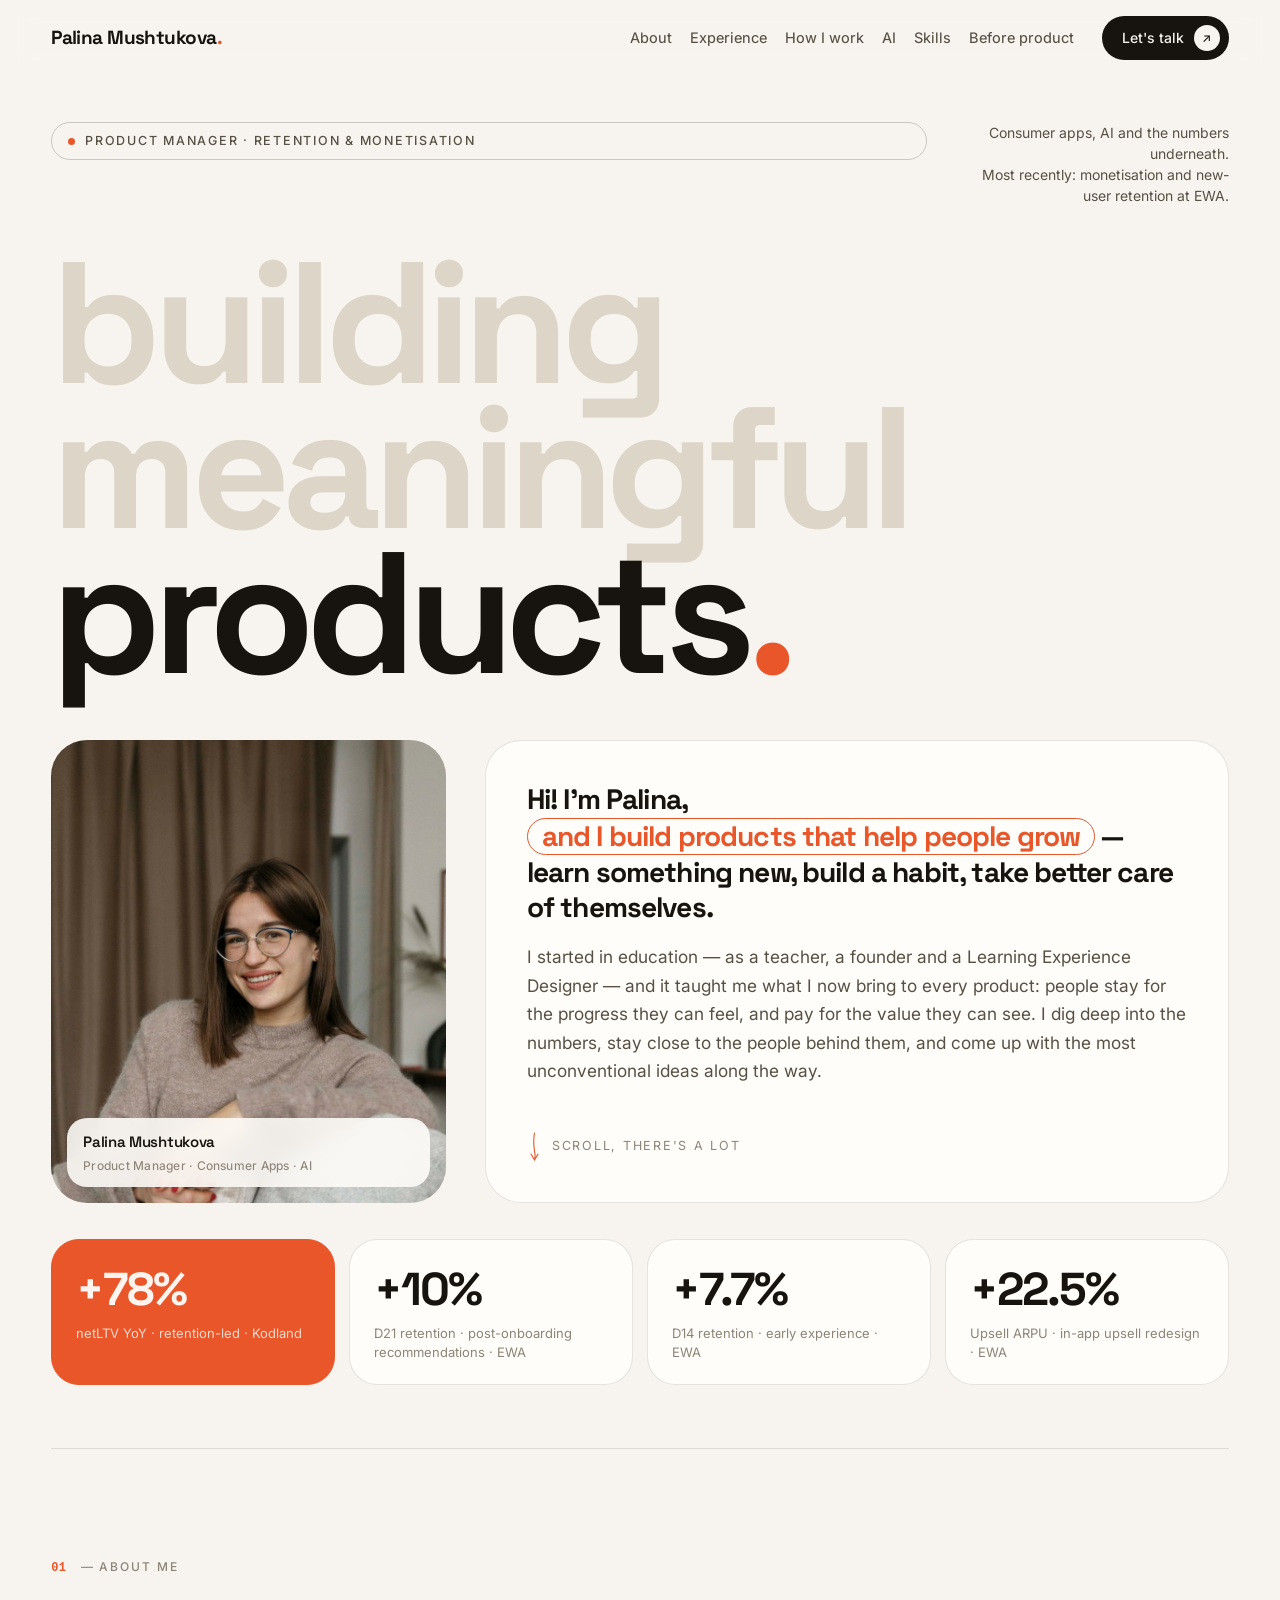
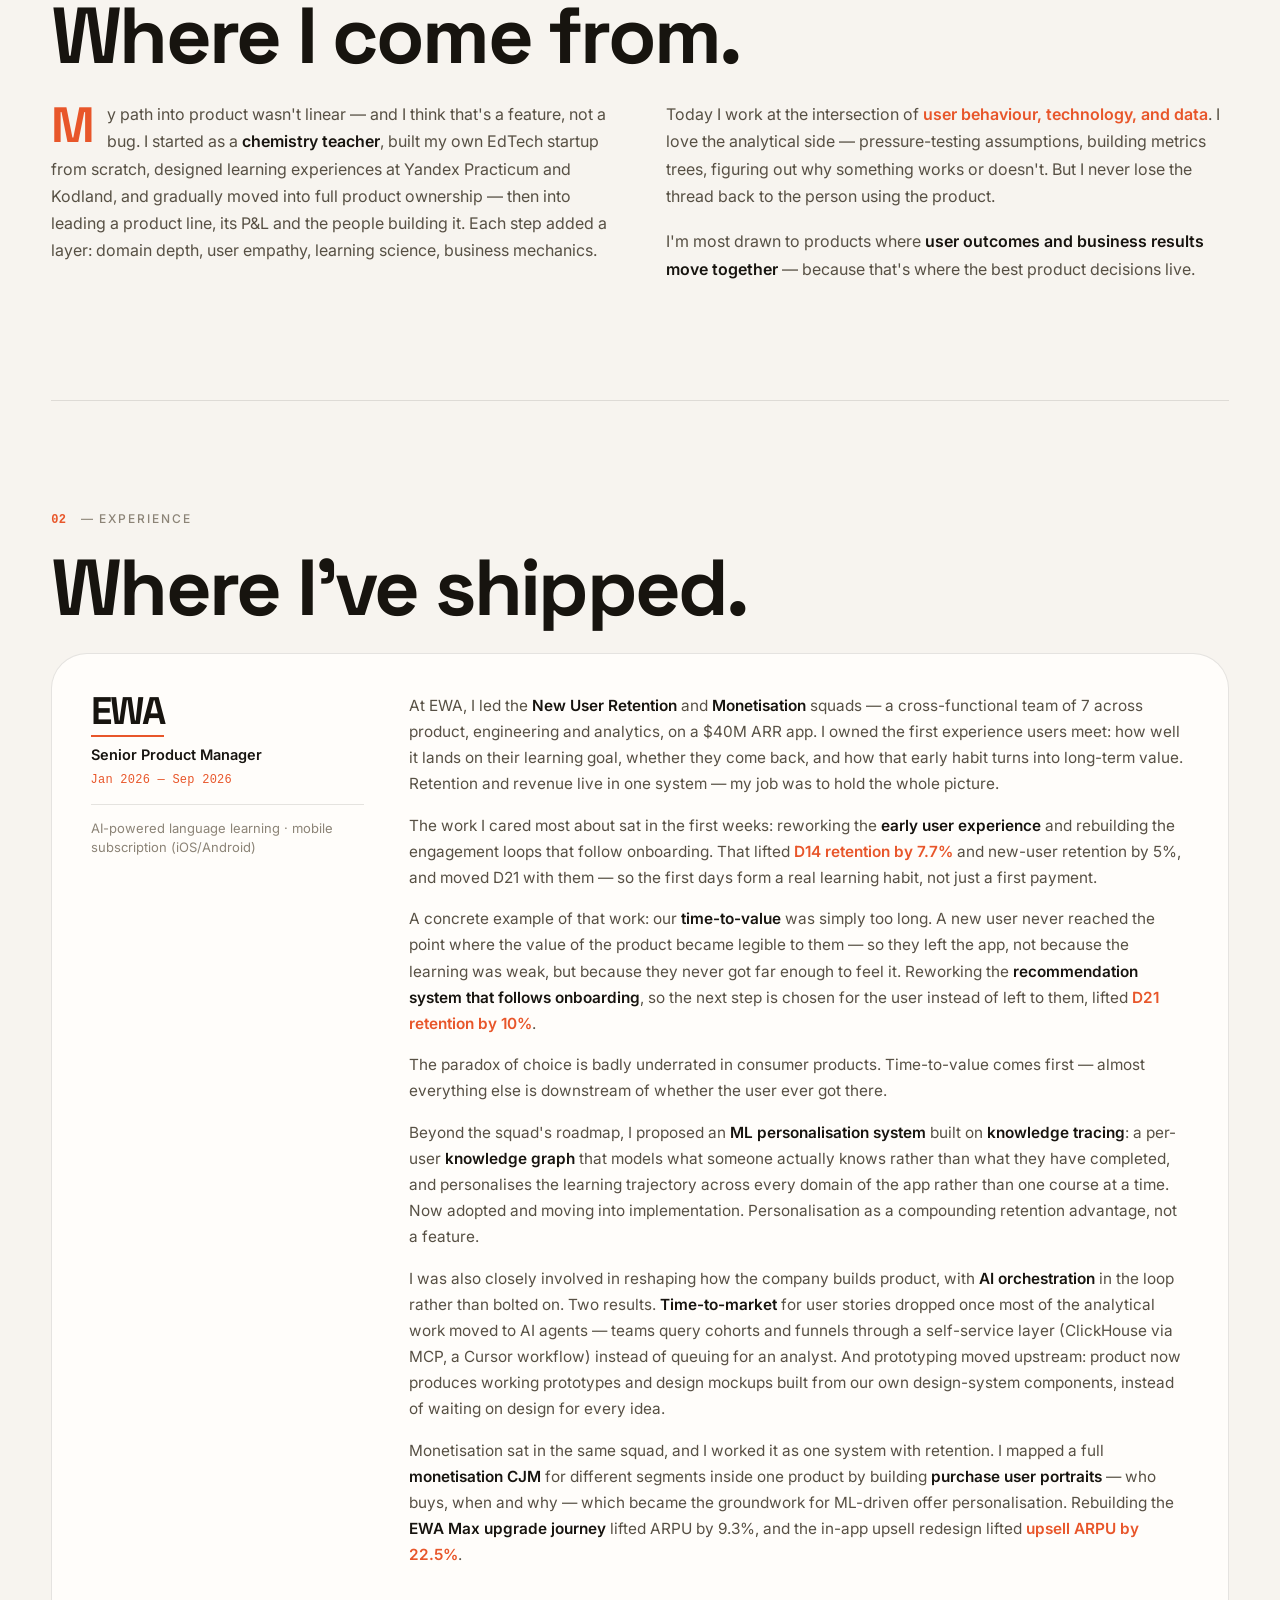
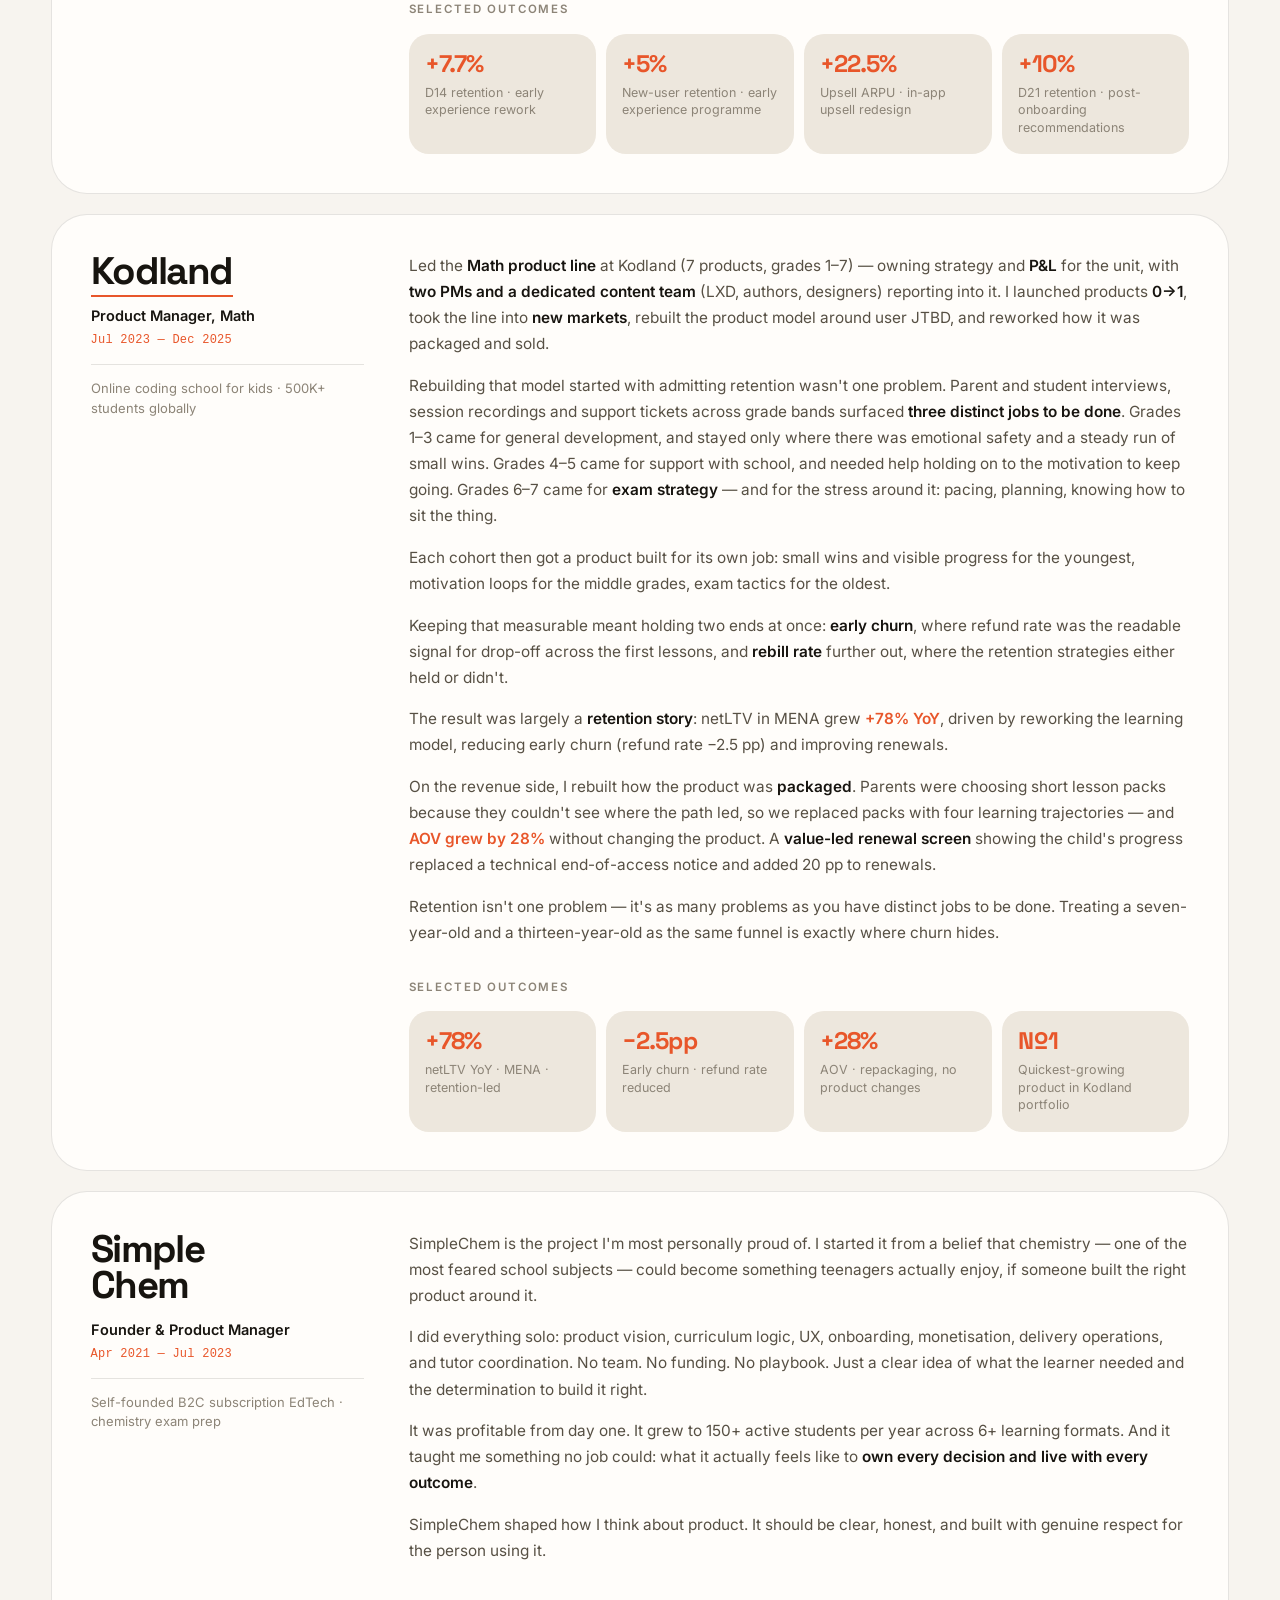
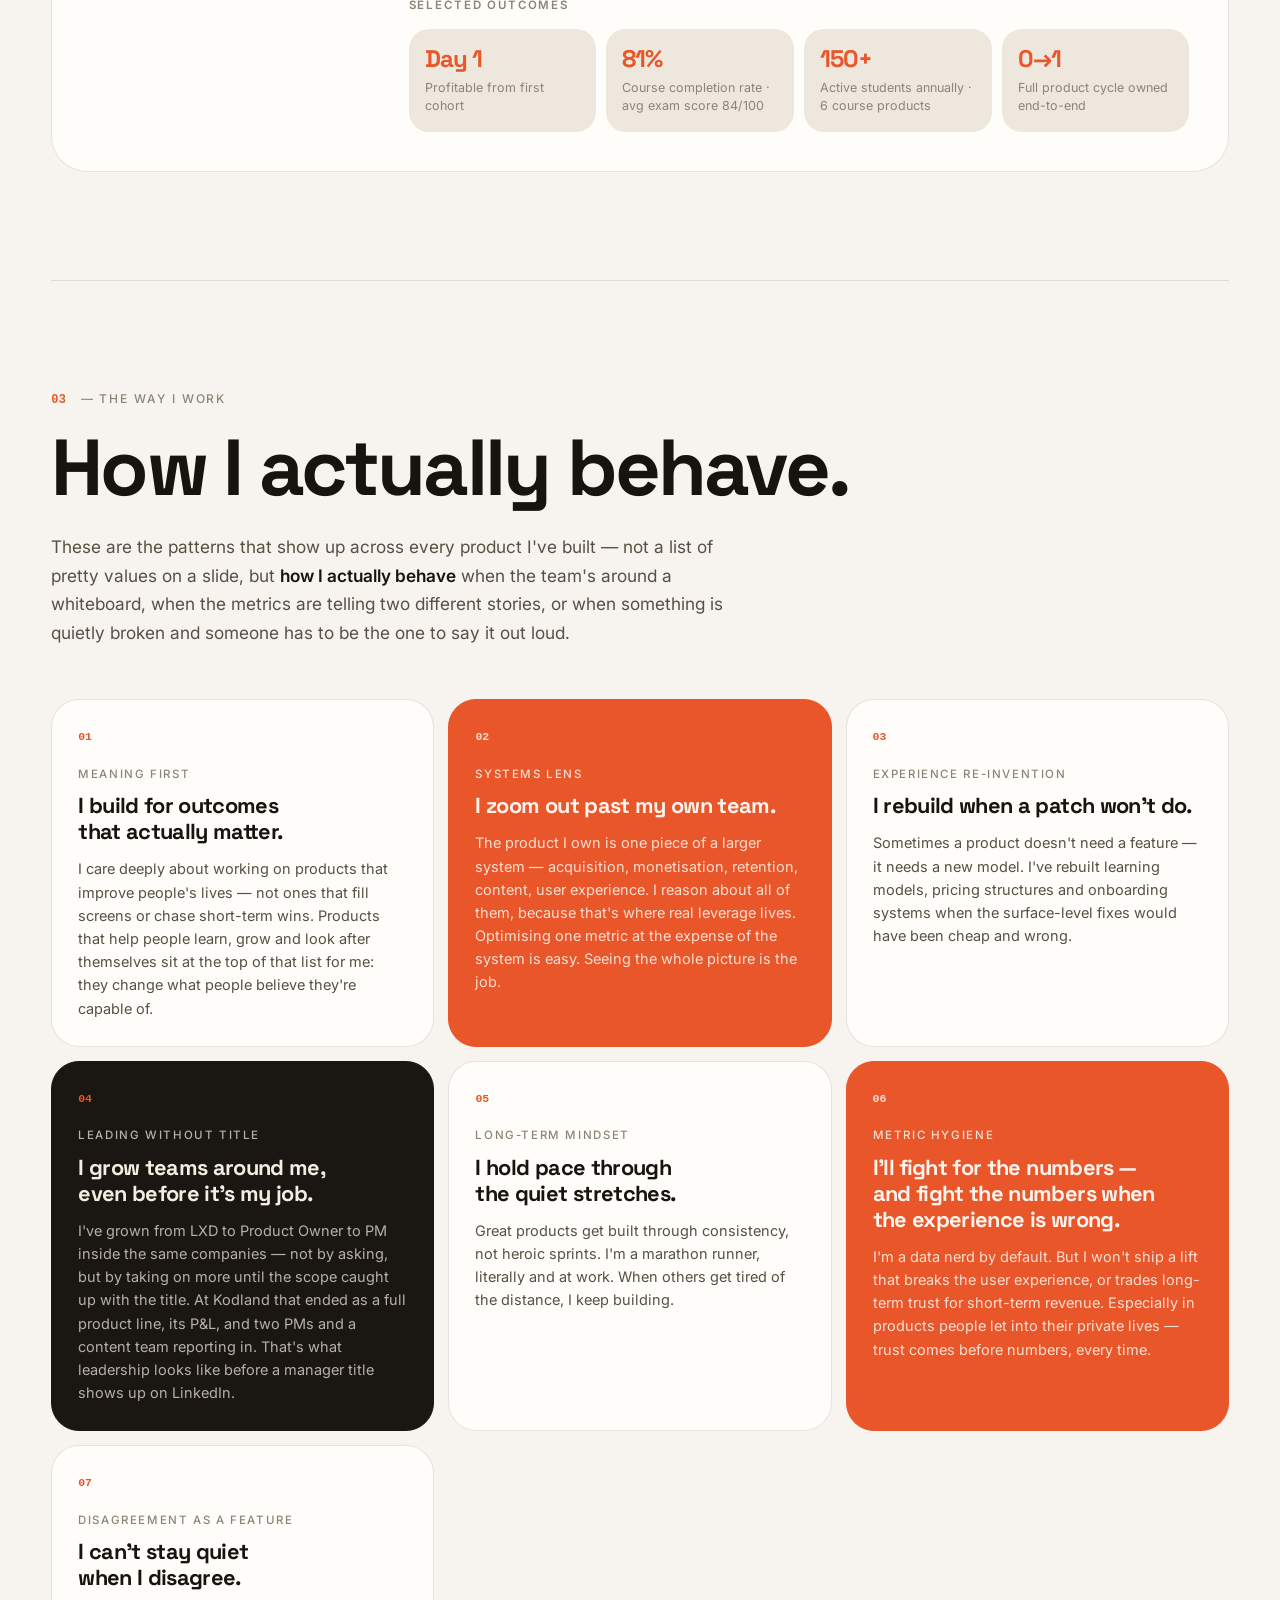
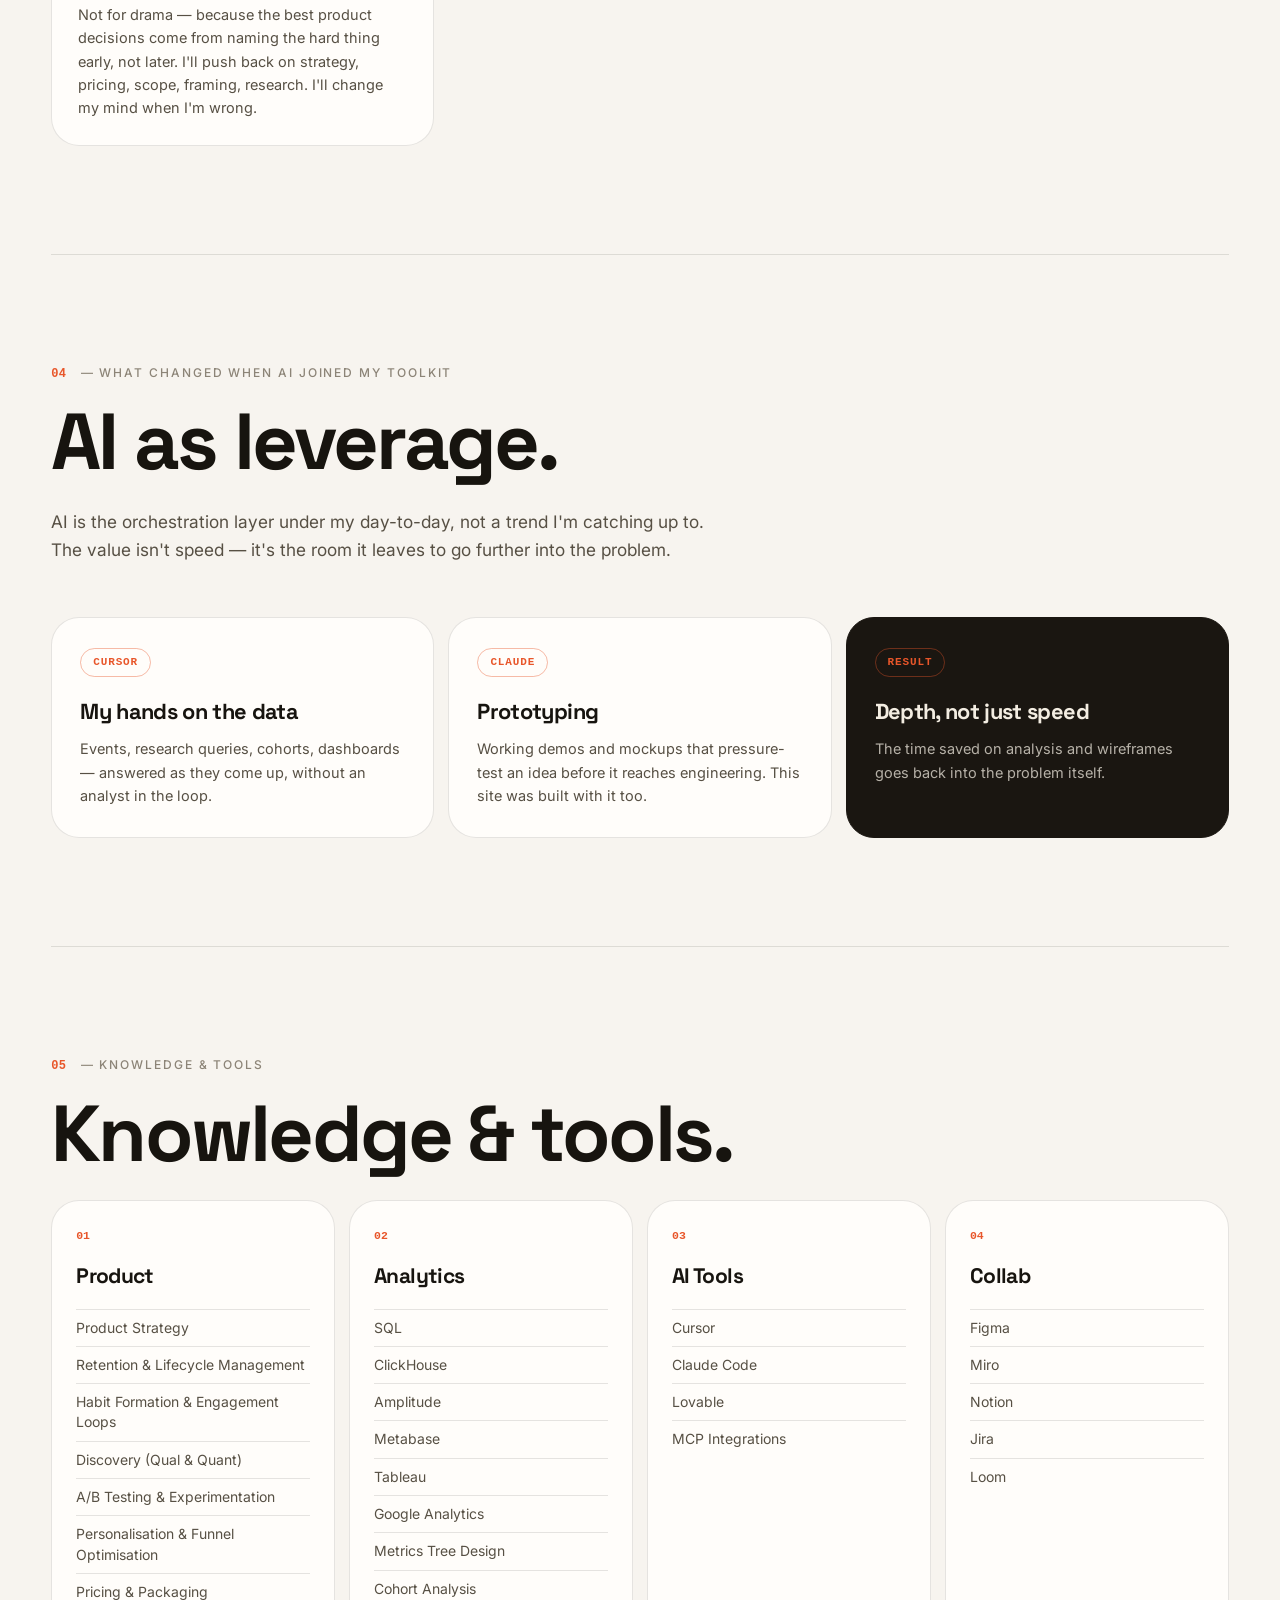
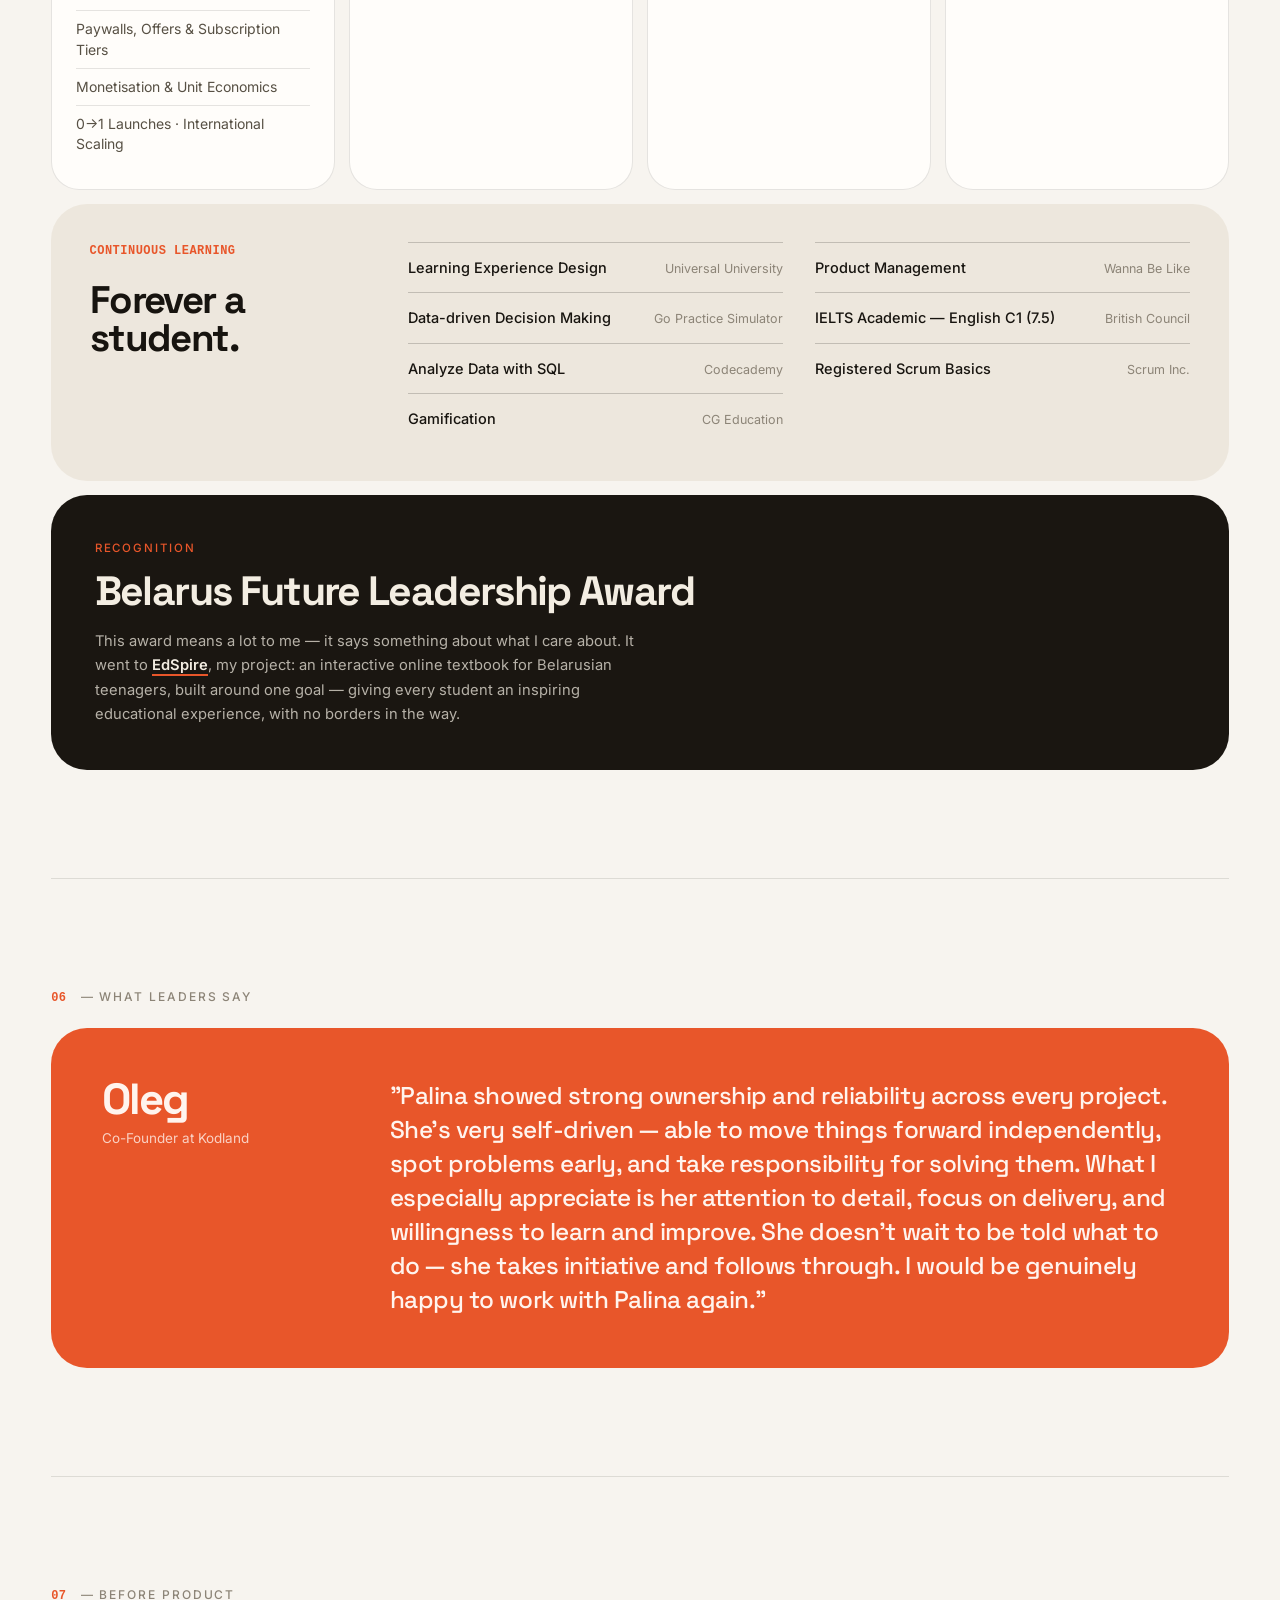
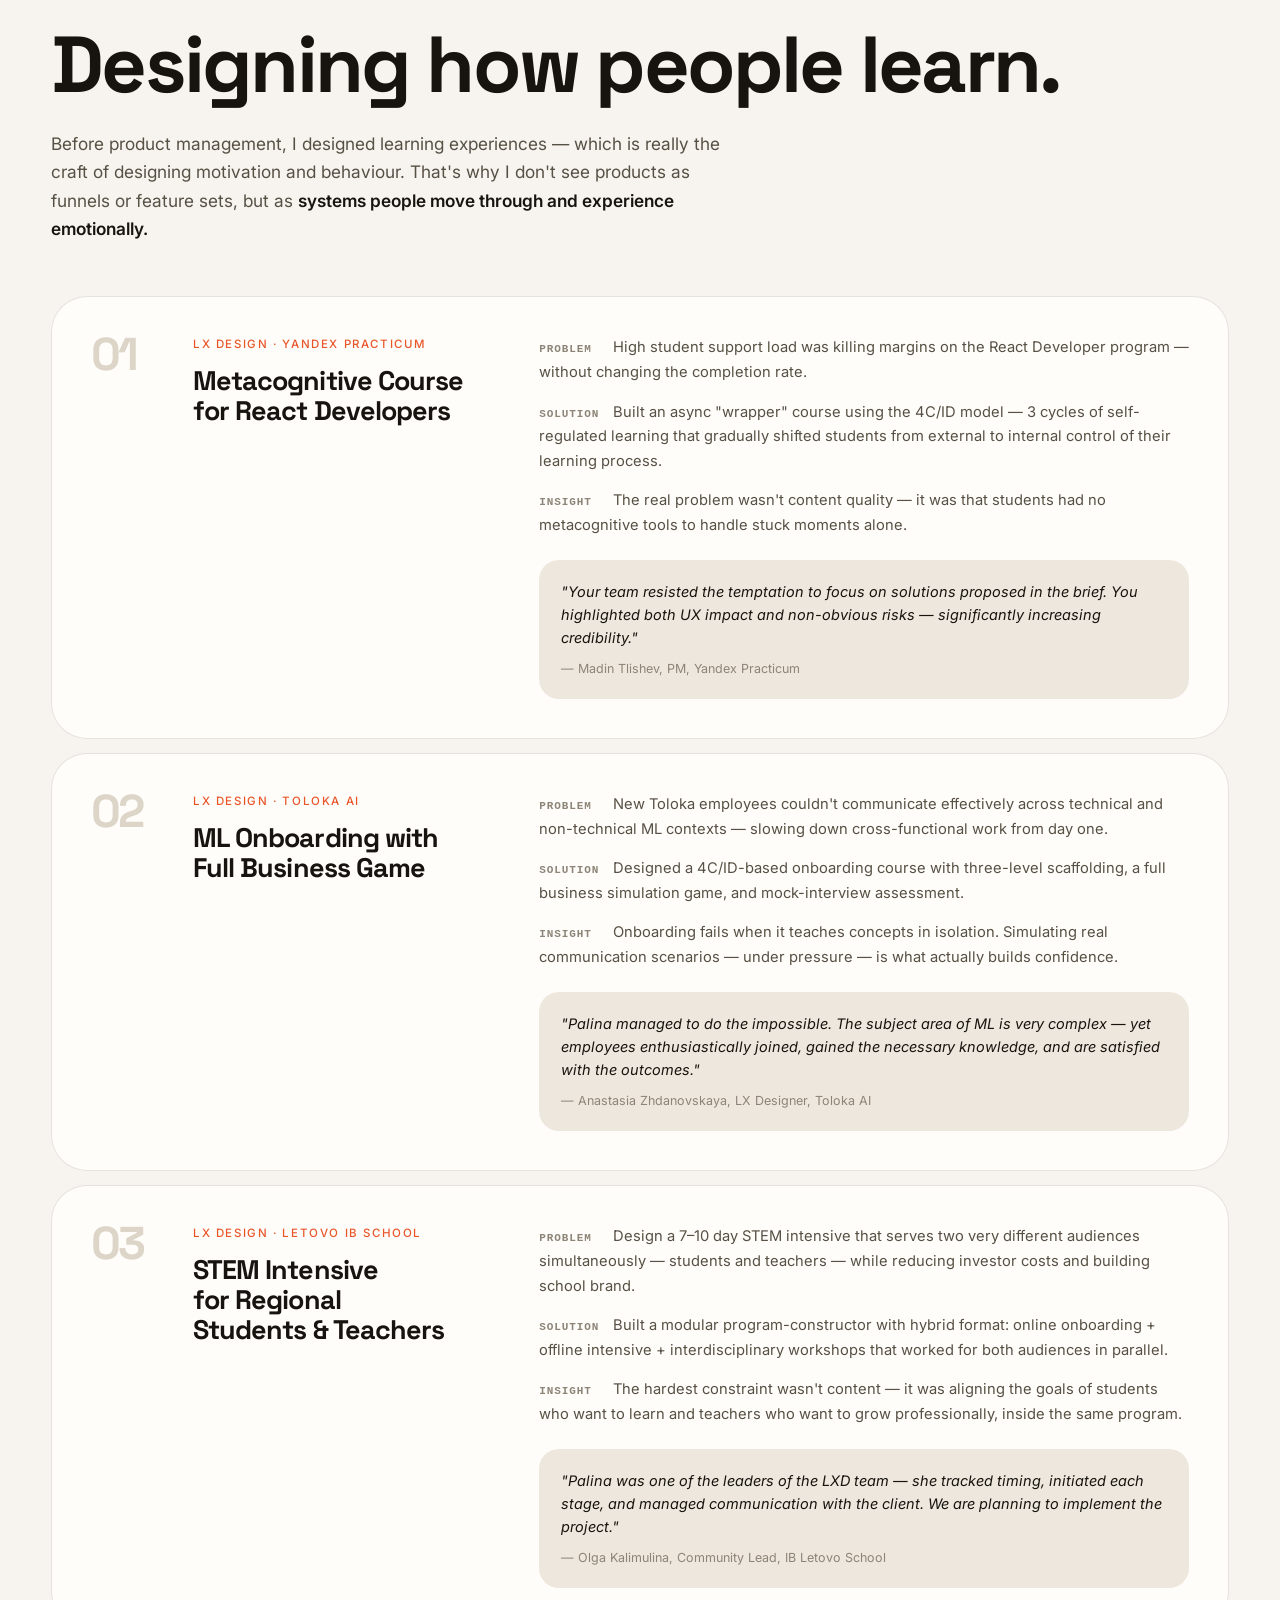
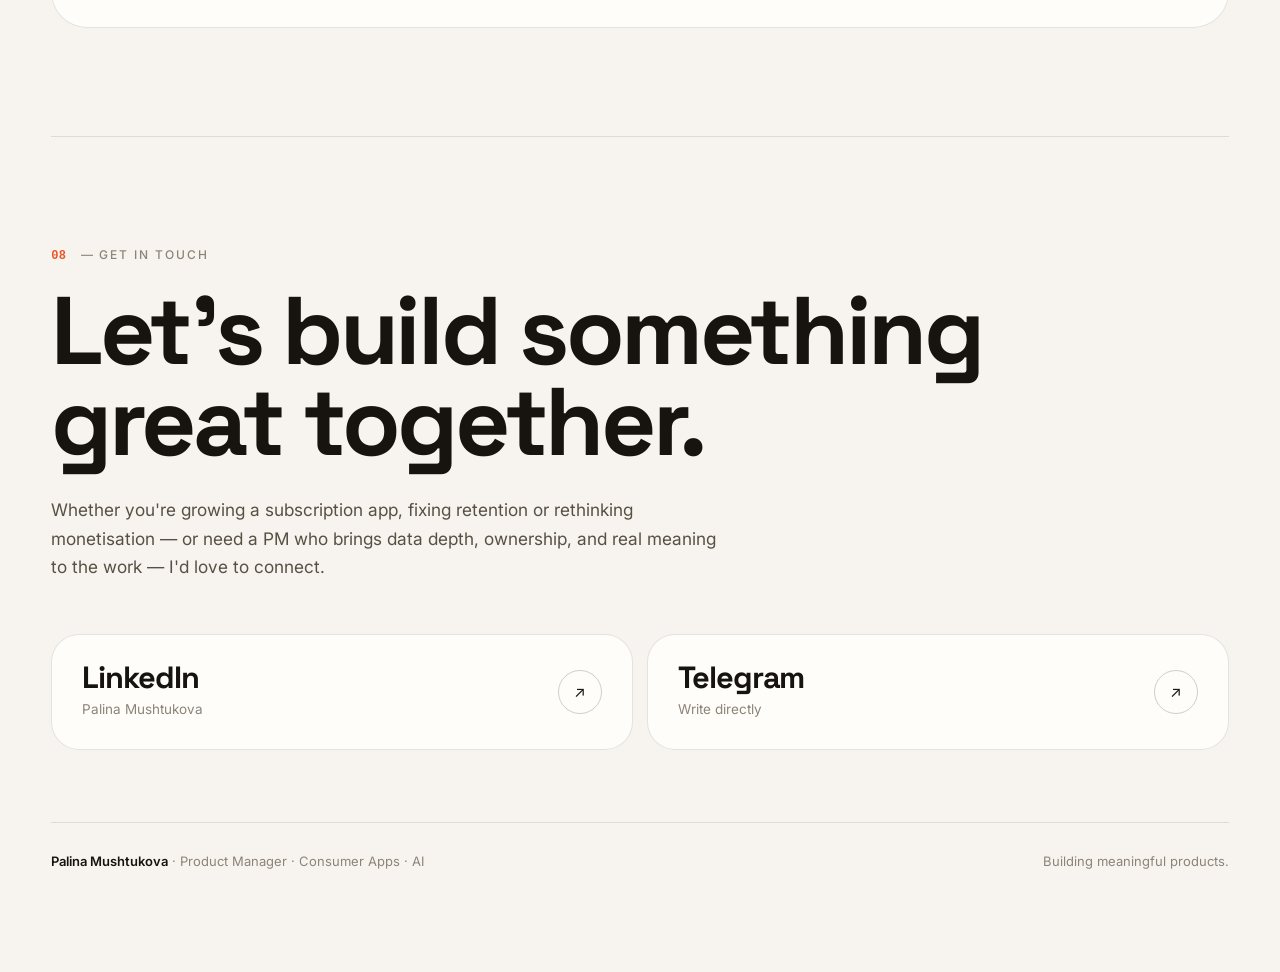
<file: index.html>
<!doctype html>
<html lang="en"><head><meta charset="utf-8">
<meta name="viewport" content="width=device-width,initial-scale=1">
<title>Palina Mushtukova — Product Manager · Consumer Subscription Apps</title>
<meta name="description" content="Product Manager working on retention and monetisation in consumer subscription apps. Portfolio of Palina Mushtukova: product work at EWA and Kodland, founder of SimpleChem.">
<meta name="author" content="Palina Mushtukova">
<meta name="theme-color" content="#F7F4EF">
<link rel="canonical" href="https://palinamushtukova.github.io/my-portfolio/">

<meta property="og:type" content="website">
<meta property="og:site_name" content="Palina Mushtukova">
<meta property="og:title" content="Palina Mushtukova — Product Manager · Consumer Subscription Apps">
<meta property="og:description" content="Building meaningful products. Retention and monetisation in consumer subscription apps.">
<meta property="og:url" content="https://palinamushtukova.github.io/my-portfolio/">
<meta property="og:image" content="https://palinamushtukova.github.io/my-portfolio/assets/portrait.jpg">
<meta name="twitter:card" content="summary_large_image">
<meta name="twitter:title" content="Palina Mushtukova — Product Manager · Consumer Subscription Apps">
<meta name="twitter:description" content="Building meaningful products. Retention and monetisation in consumer subscription apps.">
<meta name="twitter:image" content="https://palinamushtukova.github.io/my-portfolio/assets/portrait.jpg">

<link rel="icon" href="data:image/svg+xml,%3Csvg xmlns='http://www.w3.org/2000/svg' viewBox='0 0 64 64'%3E%3Crect width='64' height='64' rx='14' fill='%23F7F4EF'/%3E%3Ctext x='32' y='45' font-family='Space Grotesk,Inter,sans-serif' font-size='38' font-weight='700' text-anchor='middle' fill='%2317140F'%3EP%3C/text%3E%3Ccircle cx='50' cy='42' r='4' fill='%23E8562A'/%3E%3C/svg%3E">
<link rel="preconnect" href="https://fonts.googleapis.com">
<link rel="preconnect" href="https://fonts.gstatic.com" crossorigin>
<link href="https://fonts.googleapis.com/css2?family=Space+Grotesk:wght@400;500;600;700&family=Inter:wght@300;400;450;500;600;700&display=swap" rel="stylesheet">
<style>/* =========================================================
   Palina Mushtukova — Portfolio
   Design system: warm paper base, single terracotta accent,
   oversized grotesque display type, large soft-rounded cards.
   ========================================================= */

/* ---------- 1. tokens ---------- */
:root {
  /* surfaces */
  --paper:      #F7F4EF;   /* page base */
  --surface:    #FFFDFA;   /* raised card */
  --surface-2:  #EDE7DD;   /* recessed / muted card */

  /* type */
  --ink:        #17140F;   /* primary text */
  --ink-soft:   #575044;   /* secondary text */
  --ink-dim:    #8C8477;   /* tertiary / meta */
  --ghost:      #DCD5C8;   /* oversized background lettering */

  /* accent */
  --accent:     #E8562A;   /* terracotta */
  --accent-2:   #C6421B;   /* pressed / deep */
  --on-accent:  #FFF4EE;

  /* dark contrast block */
  --slab:       #1A1611;
  --on-slab:    #F3EDE2;

  --line:        rgba(23, 20, 15, 0.11);
  --line-strong: rgba(23, 20, 15, 0.20);

  /* radii */
  --r-xl: 36px;
  --r-lg: 28px;
  --r-md: 20px;
  --r-sm: 12px;
  --r-pill: 999px;

  /* type families */
  --display: 'Space Grotesk', 'Inter', system-ui, sans-serif;
  --body:    'Inter', system-ui, -apple-system, sans-serif;
  --mono:    ui-monospace, 'SFMono-Regular', 'JetBrains Mono', monospace;

  /* rhythm */
  --gutter: clamp(20px, 4vw, 72px);
  --sec-gap: clamp(88px, 12vh, 168px);
}

/* alternate palettes (kept for the tweak harness) */
[data-palette="slab"] {
  --paper:     #1A1611;
  --surface:   #241F18;
  --surface-2: #201B15;
  --ink:       #F3EDE2;
  --ink-soft:  #C3BAAA;
  --ink-dim:   #8C8477;
  --ghost:     #2E281F;
  --accent:    #FF6A3D;
  --accent-2:  #E8562A;
  --on-accent: #1A1611;
  --slab:      #F3EDE2;
  --on-slab:   #1A1611;
  --line:        rgba(243, 237, 226, 0.13);
  --line-strong: rgba(243, 237, 226, 0.24);
}

[data-palette="ultramarine"] {
  --paper:     #F4F4F8;
  --surface:   #FFFFFF;
  --surface-2: #E7E7F2;
  --ink:       #12122B;
  --ink-soft:  #4A4A66;
  --ink-dim:   #8686A0;
  --ghost:     #D5D5E6;
  --accent:    #1B2ED6;
  --accent-2:  #1424AB;
  --on-accent: #FFFFFF;
  --slab:      #12122B;
  --on-slab:   #FFFFFF;
  --line:        rgba(18, 18, 43, 0.11);
  --line-strong: rgba(18, 18, 43, 0.20);
}

[data-body="inter"]       { --body: 'Inter', system-ui, sans-serif; }
[data-body="space"]       { --body: 'Space Grotesk', system-ui, sans-serif; }
[data-display="space"]    { --display: 'Space Grotesk', sans-serif; }
[data-display="fraunces"] { --display: 'Fraunces', Georgia, serif; }

/* ---------- 2. base ---------- */
*, *::before, *::after { box-sizing: border-box; }

html { scroll-behavior: smooth; scroll-padding-top: 96px; }

html, body { margin: 0; padding: 0; }

body {
  background: var(--paper);
  color: var(--ink);
  font-family: var(--body);
  font-size: 16px;
  line-height: 1.6;
  -webkit-font-smoothing: antialiased;
  -moz-osx-font-smoothing: grayscale;
  overflow-x: hidden;
}

a { color: inherit; text-decoration: none; }

p { margin: 0 0 1em; }
p:last-child { margin-bottom: 0; }

strong, b { font-weight: 600; color: var(--ink); }

::selection { background: var(--accent); color: var(--on-accent); }

.highlight { color: var(--accent); font-weight: 600; }

/* ---------- 3. layout shell ---------- */
.page {
  max-width: 1360px;
  margin: 0 auto;
  padding: 0 var(--gutter);
}

.section {
  position: relative;
  padding: var(--sec-gap) 0;
  border-top: 1px solid var(--line);
}
.section:first-of-type { border-top: 0; padding-top: clamp(24px, 5vh, 56px); }

.section-label {
  display: flex;
  align-items: baseline;
  gap: 14px;
  font-size: 12px;
  font-weight: 500;
  letter-spacing: 0.16em;
  text-transform: uppercase;
  color: var(--ink-dim);
  margin-bottom: 20px;
}
.section-label b {
  font-family: var(--mono);
  font-weight: 600;
  font-size: 12px;
  color: var(--accent);
  letter-spacing: 0.04em;
}

h2.section-title {
  font-family: var(--display);
  font-weight: 700;
  font-size: clamp(40px, 6.2vw, 84px);
  line-height: 0.95;
  letter-spacing: -0.035em;
  margin: 0 0 28px;
  color: var(--ink);
  text-wrap: balance;
}

.section-lead {
  max-width: 62ch;
  font-size: clamp(16px, 1.35vw, 19px);
  line-height: 1.65;
  color: var(--ink-soft);
  margin-bottom: 52px;
}

/* ---------- 4. top navigation ---------- */
.topnav {
  position: sticky;
  top: 0;
  z-index: 90;
  background: rgba(247, 244, 239, 0.86);
  backdrop-filter: saturate(1.6) blur(14px);
  -webkit-backdrop-filter: saturate(1.6) blur(14px);
  border-bottom: 1px solid transparent;
  transition: border-color .25s ease;
}
.topnav.scrolled { border-bottom-color: var(--line); }

.topnav-inner {
  max-width: 1360px;
  margin: 0 auto;
  padding: 16px var(--gutter);
  display: flex;
  align-items: center;
  gap: 28px;
}

.brand {
  font-family: var(--display);
  font-weight: 700;
  font-size: 19px;
  letter-spacing: -0.03em;
  white-space: nowrap;
}
.brand .dot { color: var(--accent); }

.topnav nav {
  display: flex;
  flex-wrap: wrap;
  align-items: baseline;
  gap: 4px 18px;
  margin-left: auto;
}

.topnav nav a {
  position: relative;
  font-size: 14.5px;
  font-weight: 450;
  color: var(--ink-soft);
  padding: 4px 0;
  transition: color .18s ease;
}
.topnav nav a::after {
  content: '';
  position: absolute;
  left: 0; right: 100%; bottom: 0;
  height: 1.5px;
  background: var(--accent);
  transition: right .28s cubic-bezier(.4, 0, .2, 1);
}
.topnav nav a:hover { color: var(--ink); }
.topnav nav a:hover::after { right: 0; }

.cta {
  display: inline-flex;
  align-items: center;
  gap: 10px;
  background: var(--ink);
  color: var(--paper);
  border-radius: var(--r-pill);
  padding: 9px 9px 9px 20px;
  font-size: 14px;
  font-weight: 500;
  white-space: nowrap;
  transition: background .2s ease;
}
.cta .glyph {
  display: grid;
  place-items: center;
  width: 26px; height: 26px;
  border-radius: 50%;
  background: var(--paper);
  color: var(--ink);
  font-size: 12px;
  transition: background .2s ease, color .2s ease, transform .25s ease;
}
.cta:hover { background: var(--accent); }
.cta:hover .glyph { background: var(--on-accent); color: var(--accent); transform: rotate(45deg); }

.burger {
  display: none;
  background: none;
  border: 1px solid var(--line-strong);
  border-radius: 50%;
  width: 42px; height: 42px;
  padding: 9px;
  color: var(--ink);
  cursor: pointer;
}
.burger svg { width: 100%; height: 100%; display: block; }

/* ---------- 5. hero ---------- */
.hero { padding-bottom: clamp(48px, 7vh, 88px); }

.hero-top {
  display: grid;
  grid-template-columns: 1fr auto;
  gap: 32px;
  align-items: start;
  margin-bottom: clamp(28px, 5vh, 56px);
}

.hero-eyebrow {
  display: inline-flex;
  align-items: center;
  gap: 10px;
  font-size: 12.5px;
  font-weight: 500;
  letter-spacing: 0.14em;
  text-transform: uppercase;
  color: var(--ink-soft);
  border: 1px solid var(--line-strong);
  border-radius: var(--r-pill);
  padding: 8px 16px;
}
.hero-eyebrow .pulse {
  width: 7px; height: 7px;
  border-radius: 50%;
  background: var(--accent);
  animation: pulse 2.4s ease-out infinite;
}
@keyframes pulse {
  0%   { box-shadow: 0 0 0 0 rgba(232, 86, 42, 0.55); }
  70%  { box-shadow: 0 0 0 9px rgba(232, 86, 42, 0); }
  100% { box-shadow: 0 0 0 0 rgba(232, 86, 42, 0); }
}

.hero-note {
  max-width: 30ch;
  text-align: right;
  font-size: 14px;
  line-height: 1.5;
  color: var(--ink-soft);
}
/* mobile-only CTA: the header one is hidden below 640px and this takes over */
.hero-note .cta { margin-top: 14px; display: none; }

h1.hero-title {
  font-family: var(--display);
  font-weight: 700;
  font-size: clamp(56px, 13.5vw, 200px);
  line-height: 0.84;
  letter-spacing: -0.05em;
  margin: 0;
  text-transform: lowercase;
}
h1.hero-title .ghost { color: var(--ghost); display: block; }
h1.hero-title .solid { color: var(--ink); display: block; }
h1.hero-title .solid em { font-style: normal; color: var(--accent); }

/* intro band: portrait + copy */
.hero-band {
  margin-top: clamp(40px, 6vh, 76px);
  display: grid;
  grid-template-columns: minmax(260px, 0.85fr) 1.6fr;
  gap: clamp(20px, 3vw, 40px);
  align-items: stretch;
}

.portrait-card {
  position: relative;
  border-radius: var(--r-xl);
  overflow: hidden;
  background: var(--surface-2);
  min-height: 380px;
}
.portrait-frame {
  position: absolute;
  inset: 0;
  background-size: cover;
  background-position: center 18%;
  filter: saturate(0.92) contrast(1.03);
  transform: scale(1.01);
  transition: transform .8s cubic-bezier(.2, .7, .3, 1);
}
.portrait-card:hover .portrait-frame { transform: scale(1.05); }
.portrait-caption {
  position: absolute;
  left: 16px; right: 16px; bottom: 16px;
  background: rgba(255, 253, 250, 0.88);
  backdrop-filter: blur(10px);
  border-radius: var(--r-md);
  padding: 12px 16px;
  font-family: var(--display);
  font-weight: 600;
  font-size: 15px;
  letter-spacing: -0.02em;
  color: #17140F;
}
.portrait-caption small {
  display: block;
  font-family: var(--body);
  font-weight: 450;
  font-size: 12px;
  letter-spacing: 0.02em;
  color: #8C8477;
  margin-top: 2px;
}

.hero-copy {
  background: var(--surface);
  border: 1px solid var(--line);
  border-radius: var(--r-xl);
  padding: clamp(26px, 3.2vw, 48px);
  display: flex;
  flex-direction: column;
  justify-content: center;
}
.hero-copy p {
  font-size: clamp(15.5px, 1.35vw, 18px);
  line-height: 1.65;
  color: var(--ink-soft);
  max-width: 60ch;
}
.hero-copy .lead-in {
  font-family: var(--display);
  font-weight: 700;
  font-size: clamp(21px, 2.2vw, 32px);
  line-height: 1.25;
  letter-spacing: -0.03em;
  color: var(--ink);
  margin-bottom: 18px;
}
.hero-copy .lead-in .mark {
  display: inline-block;
  border: 1.5px solid var(--accent);
  border-radius: var(--r-pill);
  color: var(--accent);
  padding: 0 14px;
}

.hero-scroll {
  display: flex;
  align-items: center;
  gap: 10px;
  margin-top: 28px;
  font-size: 12.5px;
  letter-spacing: 0.14em;
  text-transform: uppercase;
  color: var(--ink-dim);
}
.hero-scroll .arrow {
  width: 15px; height: 30px;
  animation: bob 2.6s ease-in-out infinite;
}
@keyframes bob {
  0%, 100% { transform: translateY(0); }
  50%      { transform: translateY(6px); }
}

/* ---------- 6. stats strip ---------- */
.stats {
  margin-top: clamp(28px, 4vh, 52px);
  display: grid;
  grid-template-columns: repeat(4, 1fr);
  gap: 14px;
}
.stat {
  background: var(--surface);
  border: 1px solid var(--line);
  border-radius: var(--r-lg);
  padding: 26px 24px 22px;
  transition: transform .28s cubic-bezier(.2, .7, .3, 1), border-color .28s ease;
}
.stat:hover { transform: translateY(-4px); border-color: var(--line-strong); }
.stat:nth-child(1) {
  background: var(--accent);
  border-color: var(--accent);
  color: var(--on-accent);
}
.stat:nth-child(1) .lbl { color: rgba(255, 244, 238, 0.82); }
.stat .num {
  font-family: var(--display);
  font-weight: 700;
  font-size: clamp(32px, 3.6vw, 50px);
  line-height: 1;
  letter-spacing: -0.045em;
  margin-bottom: 12px;
}
.stat .lbl {
  font-size: 13px;
  line-height: 1.45;
  color: var(--ink-dim);
}

/* ---------- 7. about ---------- */
.about-copy {
  columns: 2;
  column-gap: clamp(28px, 4vw, 64px);
  font-size: clamp(15.5px, 1.25vw, 17.5px);
  line-height: 1.7;
  color: var(--ink-soft);
  max-width: 100%;
}
.about-copy p { break-inside: avoid; margin-bottom: 1.15em; }
.about-copy p:first-child::first-letter {
  font-family: var(--display);
  font-weight: 700;
  font-size: 3.1em;
  line-height: 0.82;
  float: left;
  margin: 4px 12px 0 0;
  color: var(--accent);
}

/* ---------- 8. experience ---------- */
.xp-block {
  background: var(--surface);
  border: 1px solid var(--line);
  border-radius: var(--r-xl);
  padding: clamp(24px, 3vw, 44px);
  margin-bottom: 20px;
  display: grid;
  grid-template-columns: minmax(200px, 0.7fr) 2fr;
  gap: clamp(24px, 3.5vw, 56px);
}
.xp-block:last-child { margin-bottom: 0; }

.xp-meta { position: sticky; top: 108px; align-self: start; }
.xp-meta .co {
  font-family: var(--display);
  font-weight: 700;
  font-size: clamp(28px, 3vw, 40px);
  line-height: 0.95;
  letter-spacing: -0.04em;
  margin-bottom: 14px;
}
.xp-meta .co-link {
  border-bottom: 2px solid var(--accent);
  transition: color .2s ease;
}
.xp-meta .co-link:hover { color: var(--accent); }
.xp-meta .role {
  font-size: 14.5px;
  font-weight: 600;
  color: var(--ink);
  margin-bottom: 4px;
}
.xp-meta .when {
  font-family: var(--mono);
  font-size: 12px;
  letter-spacing: 0.02em;
  color: var(--accent);
  margin-bottom: 14px;
}
.xp-meta .context {
  font-size: 13px;
  line-height: 1.5;
  color: var(--ink-dim);
  padding-top: 14px;
  border-top: 1px solid var(--line);
}

.xp-body {
  font-size: clamp(15px, 1.2vw, 16.5px);
  line-height: 1.7;
  color: var(--ink-soft);
}
.xp-body h4 {
  font-family: var(--body);
  font-size: 11.5px;
  font-weight: 600;
  letter-spacing: 0.16em;
  text-transform: uppercase;
  color: var(--ink-dim);
  margin: 32px 0 14px;
}

.xp-outcomes {
  display: grid;
  grid-template-columns: repeat(4, 1fr);
  gap: 10px;
}
.outcome {
  background: var(--surface-2);
  border-radius: var(--r-md);
  padding: 18px 16px;
}
.outcome .v {
  font-family: var(--display);
  font-weight: 700;
  font-size: 24px;
  line-height: 1;
  letter-spacing: -0.04em;
  color: var(--accent);
  margin-bottom: 8px;
}
.outcome .d {
  font-size: 12.5px;
  line-height: 1.4;
  color: var(--ink-dim);
}

/* ---------- 9. principles ---------- */
.principles {
  display: grid;
  grid-template-columns: repeat(3, 1fr);
  gap: 14px;
}
.principle {
  position: relative;
  background: var(--surface);
  border: 1px solid var(--line);
  border-radius: var(--r-lg);
  padding: 28px 26px 26px;
  transition: transform .28s cubic-bezier(.2, .7, .3, 1);
}
.principle:hover { transform: translateY(-4px); }

.principle .num {
  font-family: var(--mono);
  font-size: 11.5px;
  font-weight: 600;
  color: var(--accent);
  margin-bottom: 18px;
}
.principle .tag {
  font-size: 11.5px;
  font-weight: 500;
  letter-spacing: 0.14em;
  text-transform: uppercase;
  color: var(--ink-dim);
  margin-bottom: 10px;
}
.principle h3 {
  font-family: var(--display);
  font-weight: 700;
  font-size: clamp(19px, 1.7vw, 23px);
  line-height: 1.2;
  letter-spacing: -0.03em;
  margin: 0 0 12px;
  color: var(--ink);
  text-wrap: balance;
}
.principle p {
  font-size: 14.5px;
  line-height: 1.6;
  color: var(--ink-soft);
  margin: 0;
}

/* accent-filled highlights, echoing the reference grid */
.principle.is-accent {
  background: var(--accent);
  border-color: var(--accent);
}
.principle.is-accent h3 { color: var(--on-accent); }
.principle.is-accent p,
.principle.is-accent .tag,
.principle.is-accent .num { color: rgba(255, 244, 238, 0.86); }

.principle.is-slab {
  background: var(--slab);
  border-color: var(--slab);
}
.principle.is-slab h3 { color: var(--on-slab); }
.principle.is-slab p,
.principle.is-slab .tag { color: rgba(243, 237, 226, 0.72); }
.principle.is-slab .num { color: var(--accent); }

/* ---------- 10. AI grid ---------- */
.ai-grid {
  display: grid;
  grid-template-columns: repeat(3, 1fr);
  gap: 14px;
}
.ai-card {
  background: var(--surface);
  border: 1px solid var(--line);
  border-radius: var(--r-lg);
  padding: 30px 28px;
  display: flex;
  flex-direction: column;
  transition: transform .28s cubic-bezier(.2, .7, .3, 1);
}
.ai-card:hover { transform: translateY(-4px); }
.ai-card.is-slab {
  background: var(--slab);
  border-color: var(--slab);
}
.ai-card.is-slab h4 { color: var(--on-slab); }
.ai-card.is-slab p { color: rgba(243, 237, 226, 0.72); }

.ai-card .kicker {
  display: inline-flex;
  align-self: flex-start;
  font-family: var(--mono);
  font-size: 11px;
  font-weight: 600;
  letter-spacing: 0.08em;
  text-transform: uppercase;
  color: var(--accent);
  border: 1px solid rgba(232, 86, 42, 0.4);
  border-radius: var(--r-pill);
  padding: 5px 12px;
  margin-bottom: 22px;
}
.ai-card h4 {
  font-family: var(--display);
  font-weight: 700;
  font-size: clamp(19px, 1.7vw, 23px);
  line-height: 1.2;
  letter-spacing: -0.03em;
  margin: 0 0 12px;
  color: var(--ink);
}
.ai-card p {
  font-size: 14.5px;
  line-height: 1.6;
  color: var(--ink-soft);
  margin: 0;
}

/* ---------- 11. skills ---------- */
.skills-grid {
  display: grid;
  grid-template-columns: repeat(4, 1fr);
  gap: 14px;
}
.skills-col {
  background: var(--surface);
  border: 1px solid var(--line);
  border-radius: var(--r-lg);
  padding: 26px 24px;
}
.skills-col .idx {
  font-family: var(--mono);
  font-size: 11.5px;
  font-weight: 600;
  color: var(--accent);
  margin-bottom: 14px;
}
.skills-col .group {
  font-family: var(--display);
  font-weight: 700;
  font-size: 21px;
  letter-spacing: -0.03em;
  margin-bottom: 16px;
}
.skills-col ul { list-style: none; margin: 0; padding: 0; }
.skills-col li {
  font-size: 14px;
  line-height: 1.45;
  color: var(--ink-soft);
  padding: 8px 0;
  border-top: 1px solid var(--line);
}

/* continuous learning */
.learning {
  margin-top: 14px;
  background: var(--surface-2);
  border-radius: var(--r-xl);
  padding: clamp(26px, 3vw, 44px);
  display: grid;
  grid-template-columns: minmax(200px, 0.7fr) 2fr;
  gap: clamp(24px, 3.5vw, 56px);
  align-items: start;
}
.learning h3 {
  font-family: var(--display);
  font-weight: 700;
  font-size: clamp(28px, 3vw, 40px);
  line-height: 0.98;
  letter-spacing: -0.04em;
  margin: 0;
}
.courses {
  display: grid;
  grid-template-columns: repeat(2, 1fr);
  gap: 0 32px;
}
.course {
  display: flex;
  justify-content: space-between;
  align-items: baseline;
  gap: 16px;
  padding: 13px 0;
  border-top: 1px solid var(--line-strong);
}
.course .c-name {
  font-size: 14.5px;
  font-weight: 500;
  color: var(--ink);
}
.course .c-where {
  font-size: 12.5px;
  color: var(--ink-dim);
  white-space: nowrap;
}

/* award */
.award {
  margin-top: 14px;
  background: var(--slab);
  color: var(--on-slab);
  border-radius: var(--r-xl);
  padding: clamp(28px, 3.4vw, 52px);
}
.award .a-tag {
  font-size: 11.5px;
  font-weight: 500;
  letter-spacing: 0.16em;
  text-transform: uppercase;
  color: var(--accent);
  margin-bottom: 14px;
}
.award h3 {
  font-family: var(--display);
  font-weight: 700;
  font-size: clamp(26px, 3.2vw, 44px);
  line-height: 1.02;
  letter-spacing: -0.04em;
  margin: 0 0 16px;
  color: var(--on-slab);
  text-wrap: balance;
}
.award p {
  font-size: clamp(14.5px, 1.15vw, 16px);
  line-height: 1.65;
  color: rgba(243, 237, 226, 0.72);
  max-width: 62ch;
  margin: 0;
}
.award p strong { color: var(--on-slab); }
.award-link {
  color: var(--on-slab);
  border-bottom: 2px solid var(--accent);
  transition: color .2s ease;
}
.award-link:hover { color: var(--accent); }

/* ---------- 12. cases ---------- */
.case-list { display: grid; gap: 14px; }

.case {
  background: var(--surface);
  border: 1px solid var(--line);
  border-radius: var(--r-xl);
  padding: clamp(24px, 3vw, 44px);
  display: grid;
  grid-template-columns: 64px minmax(200px, 0.9fr) 1.9fr;
  gap: clamp(20px, 3vw, 44px);
  align-items: start;
}
.case .c-num {
  font-family: var(--display);
  font-weight: 700;
  font-size: 46px;
  line-height: 0.85;
  letter-spacing: -0.05em;
  color: var(--ghost);
}
.case .c-head {
  font-size: 11.5px;
  font-weight: 500;
  letter-spacing: 0.14em;
  text-transform: uppercase;
  color: var(--accent);
  margin-bottom: 12px;
}
.case .c-title h3 {
  font-family: var(--display);
  font-weight: 700;
  font-size: clamp(21px, 2.1vw, 28px);
  line-height: 1.12;
  letter-spacing: -0.035em;
  margin: 0;
  text-wrap: balance;
}
.case .c-body {
  font-size: clamp(14.5px, 1.15vw, 16px);
  line-height: 1.68;
  color: var(--ink-soft);
}
.case .c-body .lbl {
  display: inline-block;
  min-width: 74px;
  font-family: var(--mono);
  font-size: 11px;
  font-weight: 600;
  letter-spacing: 0.08em;
  text-transform: uppercase;
  color: var(--ink-dim);
}
.case blockquote {
  margin: 22px 0 0;
  padding: 20px 22px;
  background: var(--surface-2);
  border-radius: var(--r-md);
  font-size: 14.5px;
  line-height: 1.6;
  font-style: italic;
  color: var(--ink);
}
.case blockquote cite {
  display: block;
  margin-top: 10px;
  font-style: normal;
  font-size: 12.5px;
  color: var(--ink-dim);
}

/* ---------- 13. testimonial ---------- */
.testi {
  background: var(--accent);
  color: var(--on-accent);
  border-radius: var(--r-xl);
  padding: clamp(30px, 4vw, 64px);
  display: grid;
  grid-template-columns: minmax(180px, 0.6fr) 2fr;
  gap: clamp(24px, 4vw, 56px);
  align-items: start;
}
.testi .who .name {
  font-family: var(--display);
  font-weight: 700;
  font-size: clamp(30px, 3.4vw, 46px);
  line-height: 0.95;
  letter-spacing: -0.045em;
}
.testi .who .role {
  font-size: 13.5px;
  color: rgba(255, 244, 238, 0.78);
  margin-top: 8px;
}
.testi q {
  display: block;
  font-family: var(--display);
  font-weight: 500;
  font-size: clamp(17px, 1.9vw, 25px);
  line-height: 1.4;
  letter-spacing: -0.02em;
  quotes: none;
}

/* ---------- 14. contact ---------- */
h2.contact-title { font-size: clamp(40px, 7.5vw, 104px); }

.contact-links {
  display: grid;
  grid-template-columns: repeat(2, 1fr);
  gap: 14px;
  margin-top: 8px;
}
.link-card {
  background: var(--surface);
  border: 1px solid var(--line);
  border-radius: var(--r-lg);
  padding: 28px 30px;
  display: flex;
  align-items: center;
  justify-content: space-between;
  gap: 20px;
  transition: background .24s ease, color .24s ease, transform .28s cubic-bezier(.2, .7, .3, 1);
}
.link-card .l-name {
  font-family: var(--display);
  font-weight: 700;
  font-size: clamp(22px, 2.4vw, 32px);
  letter-spacing: -0.035em;
  line-height: 1;
}
.link-card .l-handle {
  font-size: 13.5px;
  color: var(--ink-dim);
  margin-top: 6px;
  transition: color .24s ease;
}
.link-card .l-arrow {
  display: grid;
  place-items: center;
  width: 44px; height: 44px;
  border-radius: 50%;
  border: 1px solid var(--line-strong);
  font-size: 15px;
  flex-shrink: 0;
  transition: transform .3s cubic-bezier(.2, .7, .3, 1), border-color .24s ease;
}
.link-card:hover {
  background: var(--ink);
  border-color: var(--ink);
  color: var(--paper);
  transform: translateY(-4px);
}
.link-card:hover .l-handle { color: rgba(247, 244, 239, 0.7); }
.link-card:hover .l-arrow { border-color: rgba(247, 244, 239, 0.4); transform: rotate(45deg); }

.footer {
  margin-top: clamp(56px, 8vh, 96px);
  padding-top: 28px;
  border-top: 1px solid var(--line);
  display: flex;
  flex-wrap: wrap;
  justify-content: space-between;
  gap: 12px;
  font-size: 13px;
  color: var(--ink-dim);
}
.footer b { color: var(--ink); font-weight: 600; }

/* ---------- 15. responsive ---------- */
@media (max-width: 1180px) {
  .stats { grid-template-columns: repeat(2, 1fr); }
  .xp-outcomes { grid-template-columns: repeat(2, 1fr); }
  .skills-grid { grid-template-columns: repeat(2, 1fr); }
  .principles { grid-template-columns: repeat(2, 1fr); }
}

@media (max-width: 1000px) {
  .topnav nav { gap: 4px 13px; }
  .topnav nav a { font-size: 13.5px; }
  .hero-band { grid-template-columns: 1fr; }
  .portrait-card { min-height: 340px; }
  .ai-grid { grid-template-columns: 1fr; }
  .case { grid-template-columns: 48px 1fr; }
  .case .c-body { grid-column: 2; }
  .learning { grid-template-columns: 1fr; }
  .courses { grid-template-columns: 1fr; }
}

@media (max-width: 820px) {
  .topnav nav {
    position: fixed;
    inset: 68px 0 auto 0;
    flex-direction: column;
    align-items: stretch;
    gap: 0;
    background: var(--paper);
    border-bottom: 1px solid var(--line);
    padding: 8px var(--gutter) 24px;
    display: none;
  }
  .topnav nav.open { display: flex; }
  .topnav nav a {
    font-size: 17px;
    padding: 13px 0;
    border-bottom: 1px solid var(--line);
  }
  .topnav nav a::after { display: none; }
  .burger { display: block; margin-left: auto; }
  .topnav-inner { gap: 14px; }

  .hero-top { grid-template-columns: 1fr; }
  .hero-note { text-align: left; max-width: 40ch; }
  .xp-block { grid-template-columns: 1fr; }
  .xp-meta { position: static; }
  .about-copy { columns: 1; }
  .testi { grid-template-columns: 1fr; gap: 24px; }
}

@media (max-width: 640px) {
  .topnav > .topnav-inner > .cta { display: none; }
  .hero-note .cta { display: flex; width: fit-content; }
  .stats { grid-template-columns: 1fr; }
  .xp-outcomes { grid-template-columns: 1fr; }
  .skills-grid { grid-template-columns: 1fr; }
  .principles { grid-template-columns: 1fr; }
  .contact-links { grid-template-columns: 1fr; }
  .case { grid-template-columns: 1fr; gap: 18px; }
  .case .c-body { grid-column: 1; }
  .case .c-num { font-size: 34px; }
  .case .c-body .lbl { display: block; min-width: 0; margin-bottom: 2px; }
  .link-card { padding: 22px 24px; }
  .about-copy p:first-child::first-letter { font-size: 2.6em; }
}

@media (prefers-reduced-motion: reduce) {
  html { scroll-behavior: auto; }
  *, *::before, *::after {
    animation-duration: 0.001ms !important;
    animation-iteration-count: 1 !important;
    transition-duration: 0.001ms !important;
  }
}


</style></head><body><header class="topnav"><div class="topnav-inner"><a href="#top" class="brand">Palina Mushtukova<span class="dot">.</span></a><nav class=""><a href="#about">About</a><a href="#experience">Experience</a><a href="#operate">How I work</a><a href="#ai">AI</a><a href="#skills">Skills</a><a href="#cases">Before product</a></nav><a href="#contact" class="cta">Let&#x27;s talk <span class="glyph" aria-hidden="true">↗</span></a><button class="burger" aria-label="Open menu" aria-expanded="false"><svg viewBox="0 0 24 24" fill="none" stroke="currentColor" stroke-width="2" stroke-linecap="round"><path d="M4 8 L20 8"></path><path d="M4 16 L20 16"></path></svg></button></div></header><main class="page"><section class="hero section" id="top"><div class="hero-top"><div class="hero-eyebrow"><span class="pulse" aria-hidden="true"></span>Product Manager · Retention &amp; Monetisation</div><div class="hero-note">Consumer apps, AI and the numbers underneath.<br/>Most recently: monetisation and new-user retention at EWA.<a class="cta" href="#contact">Let&#x27;s talk <span class="glyph" aria-hidden="true">↗</span></a></div></div><h1 class="hero-title"><span class="ghost">building</span><span class="ghost">meaningful</span><span class="solid">products<em>.</em></span></h1><div class="hero-band"><div class="portrait-card"><div class="portrait-frame" style="background-image:url(assets/portrait.jpg)" role="img" aria-label="Portrait of Palina Mushtukova"></div><div class="portrait-caption">Palina Mushtukova<small>Product Manager · Consumer Apps · AI</small></div></div><div class="hero-copy"><div class="lead-in">Hi! I&#x27;m Palina, <span class="mark">and I build products that help people grow</span> — learn something new, build a habit, take better care of themselves.</div><p>I started in education — as a teacher, a founder and a Learning Experience Designer — and it taught me what I now bring to every product: people stay for the progress they can feel, and pay for the value they can see. I dig deep into the numbers, stay close to the people behind them, and come up with the most unconventional ideas along the way.</p><div class="hero-scroll"><svg class="arrow" viewBox="0 0 30 60" fill="none" stroke="var(--accent)" stroke-width="2.2" stroke-linecap="round"><path d="M15 4 Q 12 20, 15 40 T 15 54"></path><path d="M8 46 L 15 58 L 22 46"></path></svg><span>scroll, there&#x27;s a lot</span></div></div></div><div class="stats"><div class="stat"><div class="num">+78%</div><div class="lbl">netLTV YoY · retention-led · Kodland</div></div><div class="stat"><div class="num">+10%</div><div class="lbl">D21 retention · post-onboarding recommendations · EWA</div></div><div class="stat"><div class="num">+7.7%</div><div class="lbl">D14 retention · early experience · EWA</div></div><div class="stat"><div class="num">+22.5%</div><div class="lbl">Upsell ARPU · in-app upsell redesign · EWA</div></div></div></section><section class="section about-section" id="about"><div class="section-label"><b>01</b> — About me</div><h2 class="section-title">Where I come from.</h2><div class="about-copy"><p>My path into product wasn&#x27;t linear — and I think that&#x27;s a feature, not a bug. I started as a <strong>chemistry teacher</strong>, built my own EdTech startup from scratch, designed learning experiences at Yandex Practicum and Kodland, and gradually moved into full product ownership — then into leading a product line, its P&amp;L and the people building it. Each step added a layer: domain depth, user empathy, learning science, business mechanics.</p><p>Today I work at the intersection of <span class="highlight">user behaviour, technology, and data</span>. I love the analytical side — pressure-testing assumptions, building metrics trees, figuring out why something works or doesn&#x27;t. But I never lose the thread back to the person using the product.</p><p>I&#x27;m most drawn to products where <strong>user outcomes and business results move together</strong> — because that&#x27;s where the best product decisions live.</p></div></section><section class="section" id="experience"><div class="section-label"><b>02</b> — Experience</div><h2 class="section-title">Where I&#x27;ve shipped.</h2><div class="xp-block"><div class="xp-meta"><div class="co"><a href="https://appewa.com/?language=en" target="_blank" rel="noopener noreferrer" class="co-link">EWA</a></div><div class="role">Senior Product Manager</div><div class="when">Jan 2026 — Sep 2026</div><div class="context">AI-powered language learning · mobile subscription (iOS/Android)</div></div><div class="xp-body"><p>At EWA, I led the <strong>New User Retention</strong> and <strong>Monetisation</strong> squads — a cross-functional team of 7 across product, engineering and analytics, on a $40M ARR app. I owned the first experience users meet: how well it lands on their learning goal, whether they come back, and how that early habit turns into long-term value. Retention and revenue live in one system — my job was to hold the whole picture.</p><p>The work I cared most about sat in the first weeks: reworking the <strong>early user experience</strong> and rebuilding the engagement loops that follow onboarding. That lifted <span class="highlight">D14 retention by 7.7%</span> and new-user retention by 5%, and moved D21 with them — so the first days form a real learning habit, not just a first payment.</p><p>A concrete example of that work: our <strong>time-to-value</strong> was simply too long. A new user never reached the point where the value of the product became legible to them — so they left the app, not because the learning was weak, but because they never got far enough to feel it. Reworking the <strong>recommendation system that follows onboarding</strong>, so the next step is chosen for the user instead of left to them, lifted <span class="highlight">D21 retention by 10%</span>.</p><p>The paradox of choice is badly underrated in consumer products. Time-to-value comes first — almost everything else is downstream of whether the user ever got there.</p><p>Beyond the squad&#x27;s roadmap, I proposed an <strong>ML personalisation system</strong> built on <strong>knowledge tracing</strong>: a per-user <strong>knowledge graph</strong> that models what someone actually knows rather than what they have completed, and personalises the learning trajectory across every domain of the app rather than one course at a time. Now adopted and moving into implementation. Personalisation as a compounding retention advantage, not a feature.</p><p>I was also closely involved in reshaping how the company builds product, with <strong>AI orchestration</strong> in the loop rather than bolted on. Two results. <strong>Time-to-market</strong> for user stories dropped once most of the analytical work moved to AI agents — teams query cohorts and funnels through a self-service layer (ClickHouse via MCP, a Cursor workflow) instead of queuing for an analyst. And prototyping moved upstream: product now produces working prototypes and design mockups built from our own design-system components, instead of waiting on design for every idea.</p><p>Monetisation sat in the same squad, and I worked it as one system with retention. I mapped a full <strong>monetisation CJM</strong> for different segments inside one product by building <strong>purchase user portraits</strong> — who buys, when and why — which became the groundwork for ML-driven offer personalisation. Rebuilding the <strong>EWA Max upgrade journey</strong> lifted ARPU by 9.3%, and the in-app upsell redesign lifted <span class="highlight">upsell ARPU by 22.5%</span>.</p><h4>Selected outcomes</h4><div class="xp-outcomes"><div class="outcome"><div class="v">+7.7%</div><div class="d">D14 retention · early experience rework</div></div><div class="outcome"><div class="v">+5%</div><div class="d">New-user retention · early experience programme</div></div><div class="outcome"><div class="v">+22.5%</div><div class="d">Upsell ARPU · in-app upsell redesign</div></div><div class="outcome"><div class="v">+10%</div><div class="d">D21 retention · post-onboarding recommendations</div></div></div></div></div><div class="xp-block"><div class="xp-meta"><div class="co"><a href="https://www.kodland.org/" target="_blank" rel="noopener noreferrer" class="co-link">Kodland</a></div><div class="role">Product Manager, Math</div><div class="when">Jul 2023 — Dec 2025</div><div class="context">Online coding school for kids · 500K+ students globally</div></div><div class="xp-body"><p>Led the <strong>Math product line</strong> at Kodland (7 products, grades 1–7) — owning strategy and <strong>P&amp;L</strong> for the unit, with <strong>two PMs and a dedicated content team</strong> (LXD, authors, designers) reporting into it. I launched products <strong>0→1</strong>, took the line into <strong>new markets</strong>, rebuilt the product model around user JTBD, and reworked how it was packaged and sold.</p><p>Rebuilding that model started with admitting retention wasn&#x27;t one problem. Parent and student interviews, session recordings and support tickets across grade bands surfaced <strong>three distinct jobs to be done</strong>. Grades 1–3 came for general development, and stayed only where there was emotional safety and a steady run of small wins. Grades 4–5 came for support with school, and needed help holding on to the motivation to keep going. Grades 6–7 came for <strong>exam strategy</strong> — and for the stress around it: pacing, planning, knowing how to sit the thing.</p><p>Each cohort then got a product built for its own job: small wins and visible progress for the youngest, motivation loops for the middle grades, exam tactics for the oldest.</p><p>Keeping that measurable meant holding two ends at once: <strong>early churn</strong>, where refund rate was the readable signal for drop-off across the first lessons, and <strong>rebill rate</strong> further out, where the retention strategies either held or didn&#x27;t.</p><p>The result was largely a <strong>retention story</strong>: netLTV in MENA grew <span class="highlight">+78% YoY</span>, driven by reworking the learning model, reducing early churn (refund rate −2.5 pp) and improving renewals.</p><p>On the revenue side, I rebuilt how the product was <strong>packaged</strong>. Parents were choosing short lesson packs because they couldn&#x27;t see where the path led, so we replaced packs with four learning trajectories — and <span class="highlight">AOV grew by 28%</span> without changing the product. A <strong>value-led renewal screen</strong> showing the child&#x27;s progress replaced a technical end-of-access notice and added 20 pp to renewals.</p><p>Retention isn&#x27;t one problem — it&#x27;s as many problems as you have distinct jobs to be done. Treating a seven-year-old and a thirteen-year-old as the same funnel is exactly where churn hides.</p><h4>Selected outcomes</h4><div class="xp-outcomes"><div class="outcome"><div class="v">+78%</div><div class="d">netLTV YoY · MENA · retention-led</div></div><div class="outcome"><div class="v">−2.5pp</div><div class="d">Early churn · refund rate reduced</div></div><div class="outcome"><div class="v">+28%</div><div class="d">AOV · repackaging, no product changes</div></div><div class="outcome"><div class="v">№1</div><div class="d">Quickest-growing product in Kodland portfolio</div></div></div></div></div><div class="xp-block"><div class="xp-meta"><div class="co">Simple<br/>Chem</div><div class="role">Founder &amp; Product Manager</div><div class="when">Apr 2021 — Jul 2023</div><div class="context">Self-founded B2C subscription EdTech · chemistry exam prep</div></div><div class="xp-body"><p>SimpleChem is the project I&#x27;m most personally proud of. I started it from a belief that chemistry — one of the most feared school subjects — could become something teenagers actually enjoy, if someone built the right product around it.</p><p>I did everything solo: product vision, curriculum logic, UX, onboarding, monetisation, delivery operations, and tutor coordination. No team. No funding. No playbook. Just a clear idea of what the learner needed and the determination to build it right.</p><p>It was profitable from day one. It grew to 150+ active students per year across 6+ learning formats. And it taught me something no job could: what it actually feels like to <strong>own every decision and live with every outcome</strong>.</p><p>SimpleChem shaped how I think about product. It should be clear, honest, and built with genuine respect for the person using it.</p><h4>Selected outcomes</h4><div class="xp-outcomes"><div class="outcome"><div class="v">Day 1</div><div class="d">Profitable from first cohort</div></div><div class="outcome"><div class="v">81%</div><div class="d">Course completion rate · avg exam score 84/100</div></div><div class="outcome"><div class="v">150+</div><div class="d">Active students annually · 6 course products</div></div><div class="outcome"><div class="v">0→1</div><div class="d">Full product cycle owned end-to-end</div></div></div></div></div></section><section class="section" id="operate"><div class="section-label"><b>03</b> — The way I work</div><h2 class="section-title">How I actually behave.</h2><p class="section-lead">These are the patterns that show up across every product I&#x27;ve built — not a list of pretty values on a slide, but <strong>how I actually behave</strong> when the team&#x27;s around a whiteboard, when the metrics are telling two different stories, or when something is quietly broken and someone has to be the one to say it out loud.</p><div class="principles"><div class="principle"><div class="num">01</div><div class="tag">Meaning first</div><h3>I build for outcomes that actually matter.</h3><p>I care deeply about working on products that improve people&#x27;s lives — not ones that fill screens or chase short-term wins. Products that help people learn, grow and look after themselves sit at the top of that list for me: they change what people believe they&#x27;re capable of.</p></div><div class="principle is-accent"><div class="num">02</div><div class="tag">Systems lens</div><h3>I zoom out past my own team.</h3><p>The product I own is one piece of a larger system — acquisition, monetisation, retention, content, user experience. I reason about all of them, because that&#x27;s where real leverage lives. Optimising one metric at the expense of the system is easy. Seeing the whole picture is the job.</p></div><div class="principle"><div class="num">03</div><div class="tag">Experience re-invention</div><h3>I rebuild when a patch won&#x27;t do.</h3><p>Sometimes a product doesn&#x27;t need a feature — it needs a new model. I&#x27;ve rebuilt learning models, pricing structures and onboarding systems when the surface-level fixes would have been cheap and wrong.</p></div><div class="principle is-slab"><div class="num">04</div><div class="tag">Leading without title</div><h3>I grow teams around me, even before it&#x27;s my job.</h3><p>I&#x27;ve grown from LXD to Product Owner to PM inside the same companies — not by asking, but by taking on more until the scope caught up with the title. At Kodland that ended as a full product line, its P&amp;L, and two PMs and a content team reporting in. That&#x27;s what leadership looks like before a manager title shows up on LinkedIn.</p></div><div class="principle"><div class="num">05</div><div class="tag">Long-term mindset</div><h3>I hold pace through the quiet stretches.</h3><p>Great products get built through consistency, not heroic sprints. I&#x27;m a marathon runner, literally and at work. When others get tired of the distance, I keep building.</p></div><div class="principle is-accent"><div class="num">06</div><div class="tag">Metric hygiene</div><h3>I&#x27;ll fight for the numbers — and fight the numbers when the experience is wrong.</h3><p>I&#x27;m a data nerd by default. But I won&#x27;t ship a lift that breaks the user experience, or trades long-term trust for short-term revenue. Especially in products people let into their private lives — trust comes before numbers, every time.</p></div><div class="principle"><div class="num">07</div><div class="tag">Disagreement as a feature</div><h3>I can&#x27;t stay quiet when I disagree.</h3><p>Not for drama — because the best product decisions come from naming the hard thing early, not later. I&#x27;ll push back on strategy, pricing, scope, framing, research. I&#x27;ll change my mind when I&#x27;m wrong.</p></div></div></section><section class="section" id="ai"><div class="section-label"><b>04</b> — What changed when AI joined my toolkit</div><h2 class="section-title">AI as leverage.</h2><p class="section-lead">AI is the orchestration layer under my day-to-day, not a trend I&#x27;m catching up to. The value isn&#x27;t speed — it&#x27;s the room it leaves to go further into the problem.</p><div class="ai-grid"><div class="ai-card"><div class="kicker">Cursor</div><h4>My hands on the data</h4><p>Events, research queries, cohorts, dashboards — answered as they come up, without an analyst in the loop.</p></div><div class="ai-card"><div class="kicker">Claude</div><h4>Prototyping</h4><p>Working demos and mockups that pressure-test an idea before it reaches engineering. This site was built with it too.</p></div><div class="ai-card is-slab"><div class="kicker">Result</div><h4>Depth, not just speed</h4><p>The time saved on analysis and wireframes goes back into the problem itself.</p></div></div></section><section class="section" id="skills"><div class="section-label"><b>05</b> — Knowledge &amp; Tools</div><h2 class="section-title">Knowledge &amp; tools.</h2><div class="skills-grid"><div class="skills-col"><div class="idx">01</div><div class="group">Product</div><ul><li>Product Strategy</li><li>Retention &amp; Lifecycle Management</li><li>Habit Formation &amp; Engagement Loops</li><li>Discovery (Qual &amp; Quant)</li><li>A/B Testing &amp; Experimentation</li><li>Personalisation &amp; Funnel Optimisation</li><li>Pricing &amp; Packaging</li><li>Paywalls, Offers &amp; Subscription Tiers</li><li>Monetisation &amp; Unit Economics</li><li>0→1 Launches · International Scaling</li></ul></div><div class="skills-col"><div class="idx">02</div><div class="group">Analytics</div><ul><li>SQL</li><li>ClickHouse</li><li>Amplitude</li><li>Metabase</li><li>Tableau</li><li>Google Analytics</li><li>Metrics Tree Design</li><li>Cohort Analysis</li></ul></div><div class="skills-col"><div class="idx">03</div><div class="group">AI Tools</div><ul><li>Cursor</li><li>Claude Code</li><li>Lovable</li><li>MCP Integrations</li></ul></div><div class="skills-col"><div class="idx">04</div><div class="group">Collab</div><ul><li>Figma</li><li>Miro</li><li>Notion</li><li>Jira</li><li>Loom</li></ul></div></div><div class="learning"><div><div class="section-label"><b>Continuous learning</b></div><h3>Forever a student.</h3></div><div class="courses"><div class="course"><div class="c-name">Learning Experience Design</div><div class="c-where">Universal University</div></div><div class="course"><div class="c-name">Product Management</div><div class="c-where">Wanna Be Like</div></div><div class="course"><div class="c-name">Data-driven Decision Making</div><div class="c-where">Go Practice Simulator</div></div><div class="course"><div class="c-name">IELTS Academic — English C1 (7.5)</div><div class="c-where">British Council</div></div><div class="course"><div class="c-name">Analyze Data with SQL</div><div class="c-where">Codecademy</div></div><div class="course"><div class="c-name">Registered Scrum Basics</div><div class="c-where">Scrum Inc.</div></div><div class="course"><div class="c-name">Gamification</div><div class="c-where">CG Education</div></div></div></div><div class="award"><div class="award-text"><div class="a-tag">Recognition</div><h3>Belarus Future Leadership Award</h3><p>This award means a lot to me — it says something about what I care about. It went to <strong><a class="award-link" href="https://edspire.by/" target="_blank" rel="noopener noreferrer">EdSpire</a></strong>, my project: an interactive online textbook for Belarusian teenagers, built around one goal — giving every student an inspiring educational experience, with no borders in the way.</p></div></div></section><section class="section" id="testimonial"><div class="section-label"><b>06</b> — What leaders say</div><div class="testi"><div class="who"><div class="name">Oleg</div><div class="role">Co-Founder at Kodland</div></div><div><q>&quot;Palina showed strong ownership and reliability across every project. She&#x27;s very self-driven — able to move things forward independently, spot problems early, and take responsibility for solving them. What I especially appreciate is her attention to detail, focus on delivery, and willingness to learn and improve. She doesn&#x27;t wait to be told what to do — she takes initiative and follows through. I would be genuinely happy to work with Palina again.&quot;</q></div></div></section><section class="section" id="cases"><div class="section-label"><b>07</b> — Before product</div><h2 class="section-title">Designing how people learn.</h2><p class="section-lead">Before product management, I designed learning experiences — which is really the craft of designing motivation and behaviour. That&#x27;s why I don&#x27;t see products as funnels or feature sets, but as <strong>systems people move through and experience emotionally.</strong></p><div class="case-list"><div class="case"><div class="c-num">01</div><div class="c-title"><div class="c-head">LX Design · Yandex Practicum</div><h3>Metacognitive Course for React Developers</h3></div><div class="c-body"><p><span class="lbl">Problem </span>High student support load was killing margins on the React Developer program — without changing the completion rate.</p><p><span class="lbl">Solution </span>Built an async &quot;wrapper&quot; course using the 4C/ID model — 3 cycles of self-regulated learning that gradually shifted students from external to internal control of their learning process.</p><p><span class="lbl">Insight </span>The real problem wasn&#x27;t content quality — it was that students had no metacognitive tools to handle stuck moments alone.</p><blockquote>&quot;Your team resisted the temptation to focus on solutions proposed in the brief. You highlighted both UX impact and non-obvious risks — significantly increasing credibility.&quot;<cite>— Madin Tlishev, PM, Yandex Practicum</cite></blockquote></div></div><div class="case"><div class="c-num">02</div><div class="c-title"><div class="c-head">LX Design · Toloka AI</div><h3>ML Onboarding with Full Business Game</h3></div><div class="c-body"><p><span class="lbl">Problem </span>New Toloka employees couldn&#x27;t communicate effectively across technical and non-technical ML contexts — slowing down cross-functional work from day one.</p><p><span class="lbl">Solution </span>Designed a 4C/ID-based onboarding course with three-level scaffolding, a full business simulation game, and mock-interview assessment.</p><p><span class="lbl">Insight </span>Onboarding fails when it teaches concepts in isolation. Simulating real communication scenarios — under pressure — is what actually builds confidence.</p><blockquote>&quot;Palina managed to do the impossible. The subject area of ML is very complex — yet employees enthusiastically joined, gained the necessary knowledge, and are satisfied with the outcomes.&quot;<cite>— Anastasia Zhdanovskaya, LX Designer, Toloka AI</cite></blockquote></div></div><div class="case"><div class="c-num">03</div><div class="c-title"><div class="c-head">LX Design · Letovo IB School</div><h3>STEM Intensive for Regional Students &amp; Teachers</h3></div><div class="c-body"><p><span class="lbl">Problem </span>Design a 7–10 day STEM intensive that serves two very different audiences simultaneously — students and teachers — while reducing investor costs and building school brand.</p><p><span class="lbl">Solution </span>Built a modular program-constructor with hybrid format: online onboarding + offline intensive + interdisciplinary workshops that worked for both audiences in parallel.</p><p><span class="lbl">Insight </span>The hardest constraint wasn&#x27;t content — it was aligning the goals of students who want to learn and teachers who want to grow professionally, inside the same program.</p><blockquote>&quot;Palina was one of the leaders of the LXD team — she tracked timing, initiated each stage, and managed communication with the client. We are planning to implement the project.&quot;<cite>— Olga Kalimulina, Community Lead, IB Letovo School</cite></blockquote></div></div></div></section><section class="section" id="contact"><div class="section-label"><b>08</b> — Get in touch</div><h2 class="section-title contact-title">Let&#x27;s build something great together.</h2><p class="section-lead">Whether you&#x27;re growing a subscription app, fixing retention or rethinking monetisation — or need a PM who brings data depth, ownership, and real meaning to the work — I&#x27;d love to connect.</p><div class="contact-links"><a class="link-card" href="https://www.linkedin.com/in/palina-mushtukova/" target="_blank" rel="noopener"><div><div class="l-name">LinkedIn</div><div class="l-handle">Palina Mushtukova</div></div><div class="l-arrow">↗</div></a><a class="link-card" href="https://t.me/palina_mushtukova" target="_blank" rel="noopener"><div><div class="l-name">Telegram</div><div class="l-handle">Write directly</div></div><div class="l-arrow">↗</div></a></div><div class="footer"><div><b>Palina Mushtukova</b> · Product Manager · Consumer Apps · AI</div><div>Building meaningful products.</div></div></section></main><script>
(function () {
  "use strict";

  /* ---- mobile navigation ---- */
  var burger = document.querySelector('.burger');
  var nav    = document.querySelector('.topnav nav');

  function setMenu(open) {
    if (!nav || !burger) return;
    nav.classList.toggle('open', open);
    burger.setAttribute('aria-expanded', open ? 'true' : 'false');
    burger.setAttribute('aria-label', open ? 'Close menu' : 'Open menu');
  }

  if (burger && nav) {
    burger.addEventListener('click', function (e) {
      e.stopPropagation();
      setMenu(!nav.classList.contains('open'));
    });

    /* close after picking a section */
    nav.addEventListener('click', function (e) {
      if (e.target.closest('a')) setMenu(false);
    });

    /* close on outside click / Escape */
    document.addEventListener('click', function (e) {
      if (!e.target.closest('.topnav')) setMenu(false);
    });
    document.addEventListener('keydown', function (e) {
      if (e.key === 'Escape') setMenu(false);
    });

    /* reset state when leaving the mobile breakpoint */
    window.addEventListener('resize', function () {
      if (window.innerWidth > 820) setMenu(false);
    });
  }

  /* ---- hide the top bar while scrolling down ---- */
  var header = document.querySelector('.topnav');
  var last = window.pageYOffset;

  if (header) {
    window.addEventListener('scroll', function () {
      var y = window.pageYOffset;
      header.style.boxShadow = y > 8 ? '0 1px 0 var(--line)' : 'none';
      if (nav && nav.classList.contains('open')) { last = y; return; }
      header.style.transform =
        (y > last && y > 220) ? 'translateY(-100%)' : 'translateY(0)';
      last = y;
    }, { passive: true });

    header.style.transition = 'transform .28s ease, box-shadow .28s ease';
  }
})();
</script></body></html>
</file>
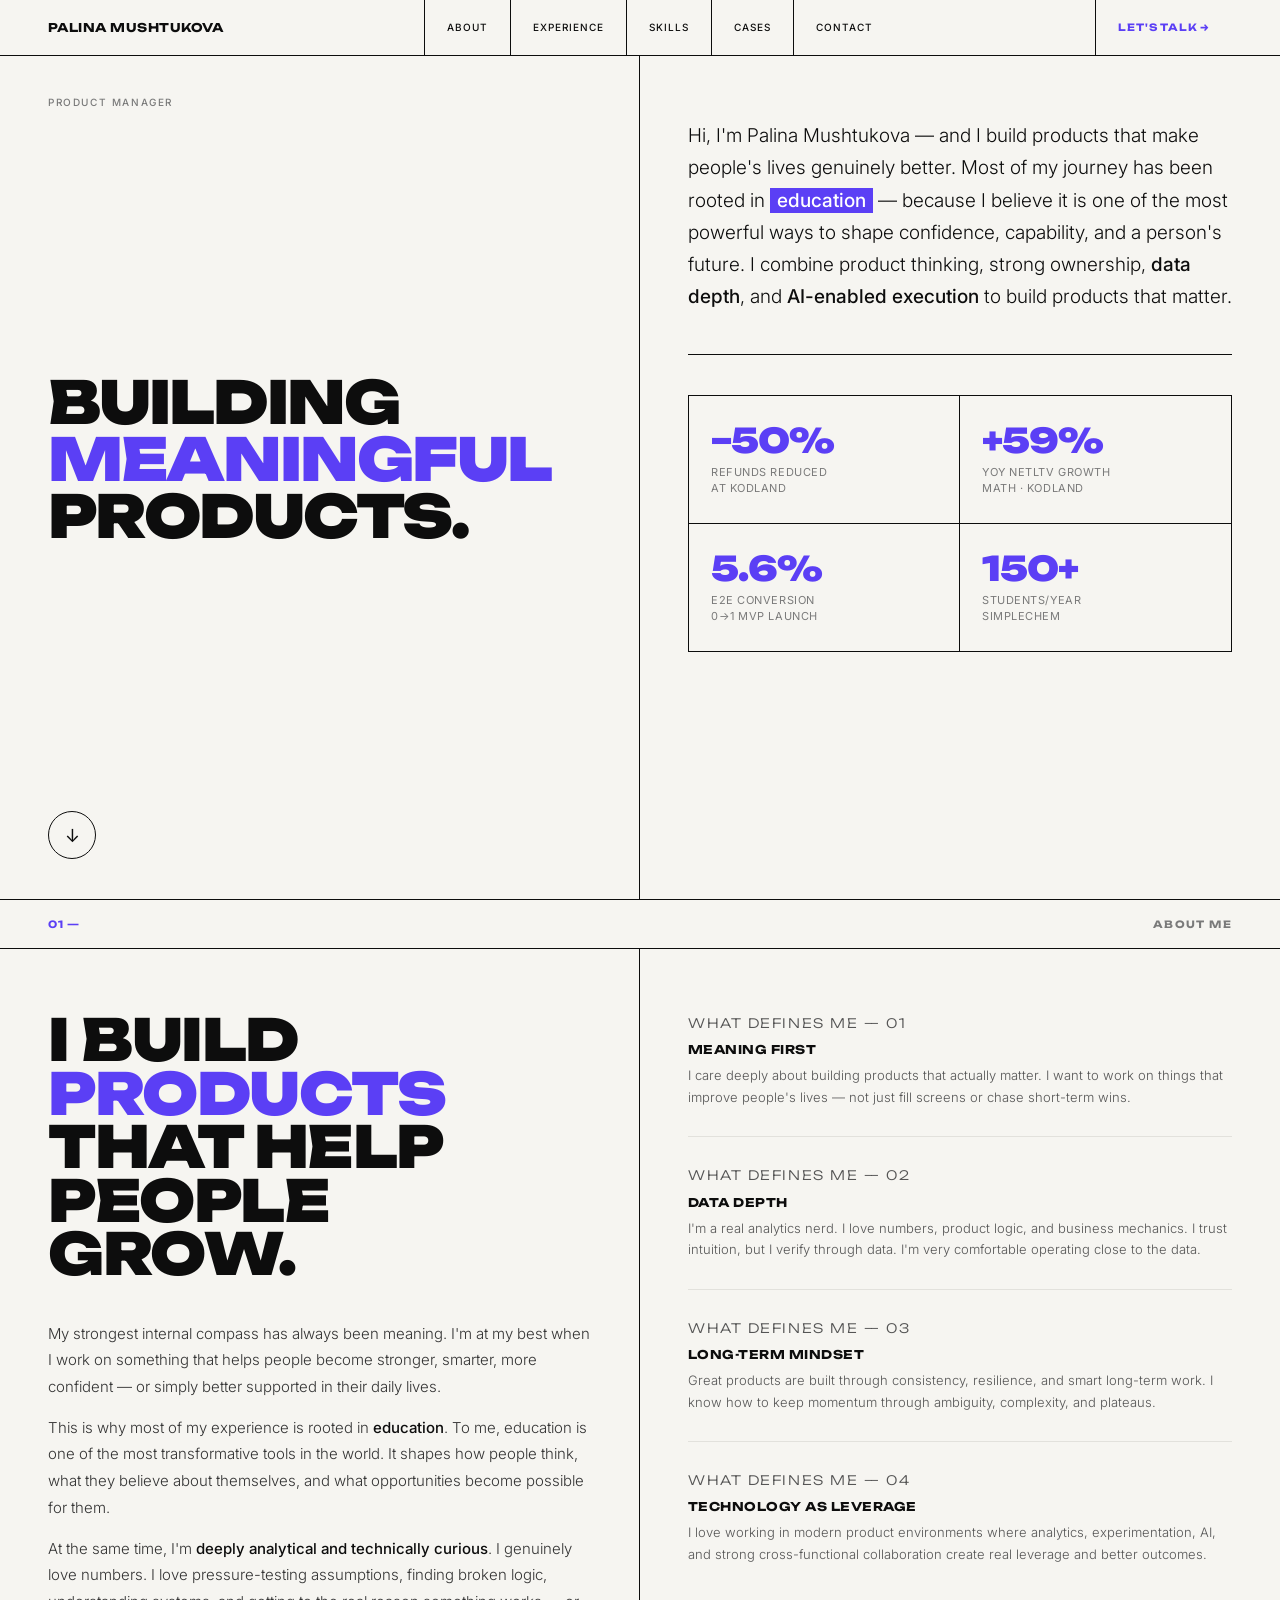
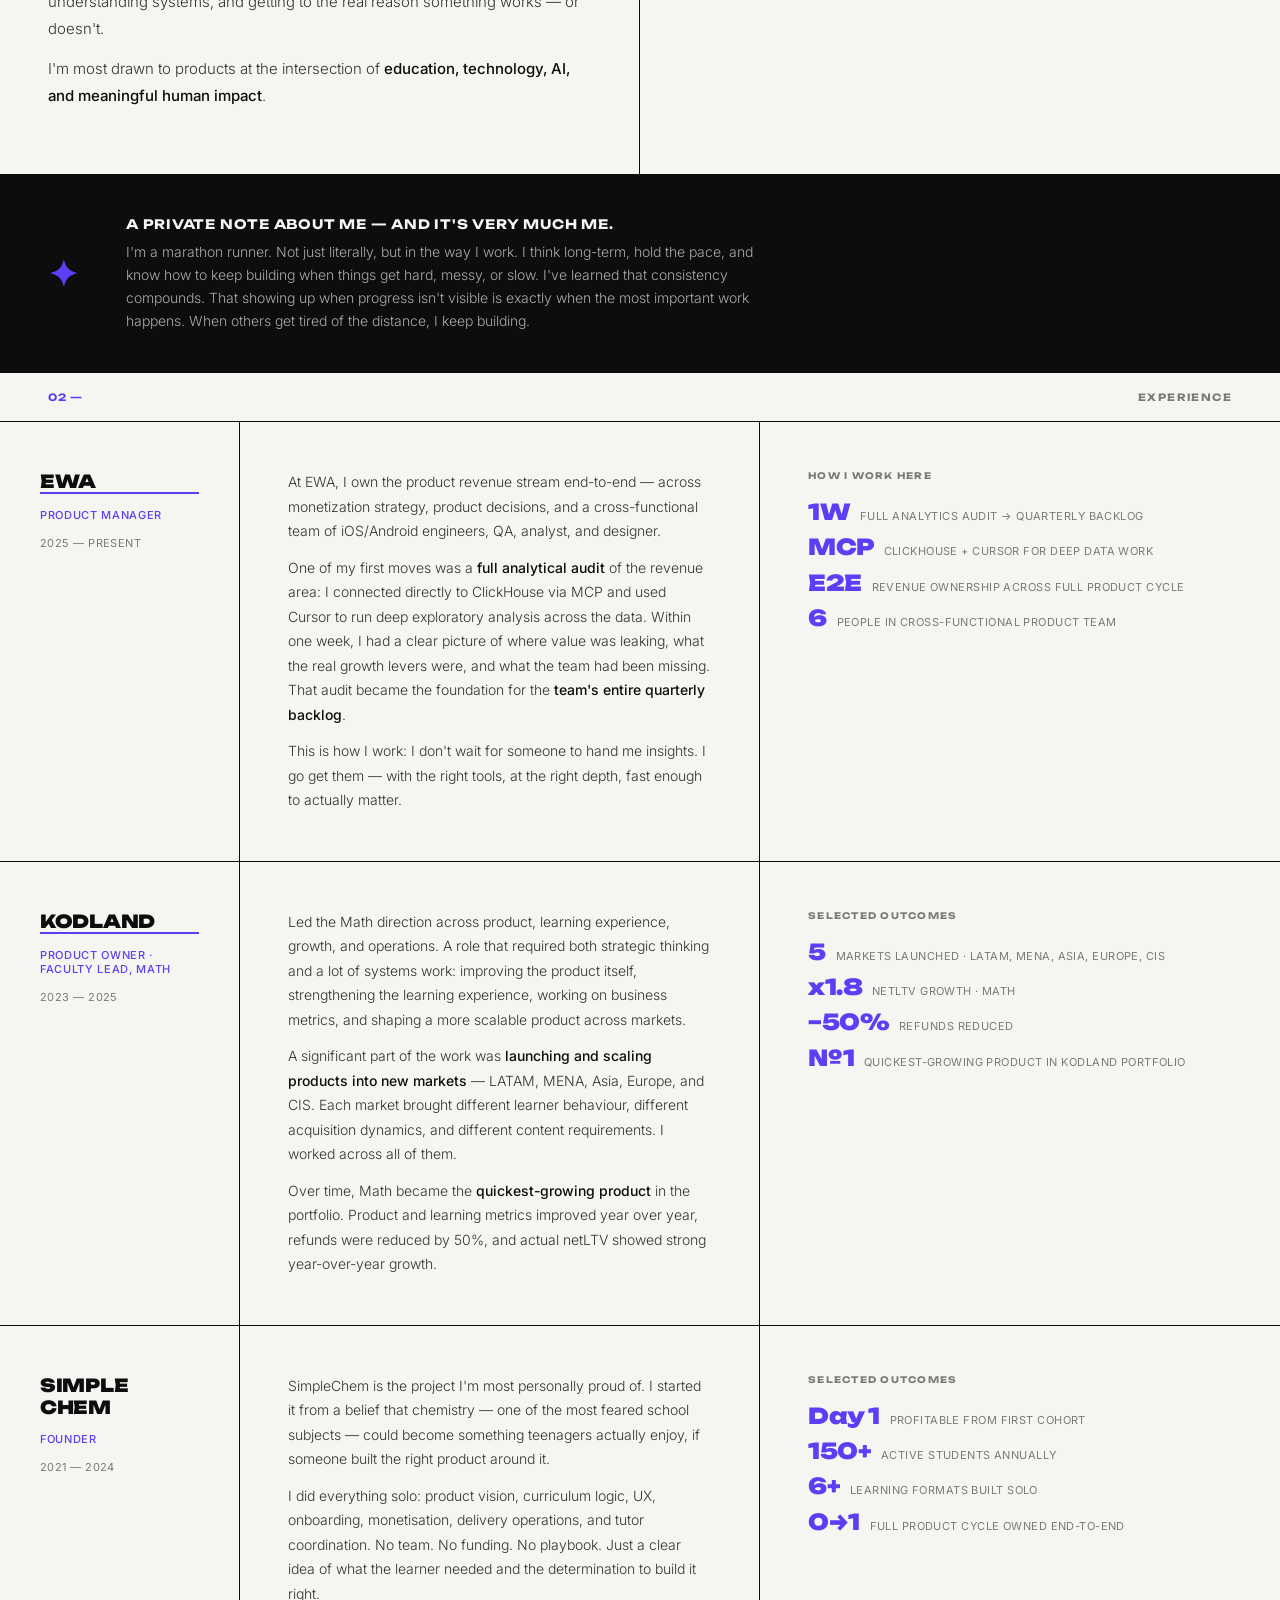
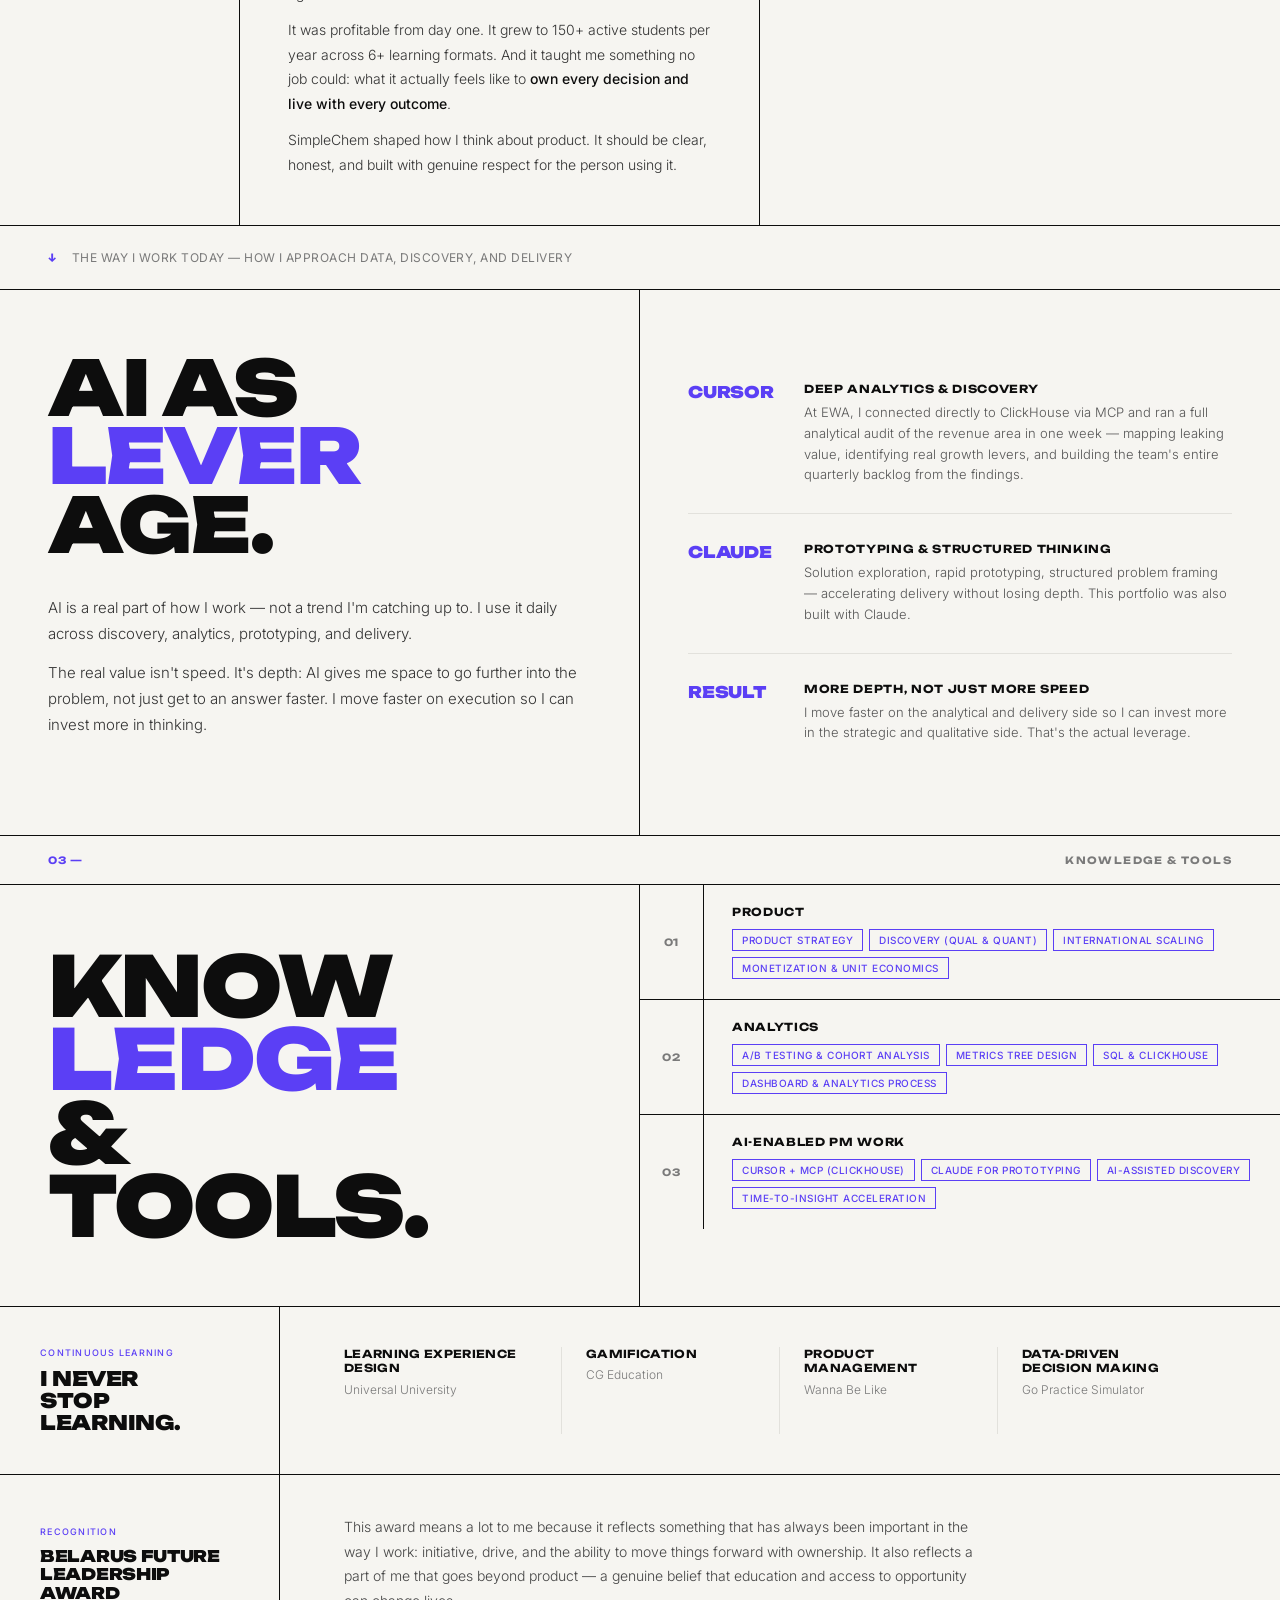
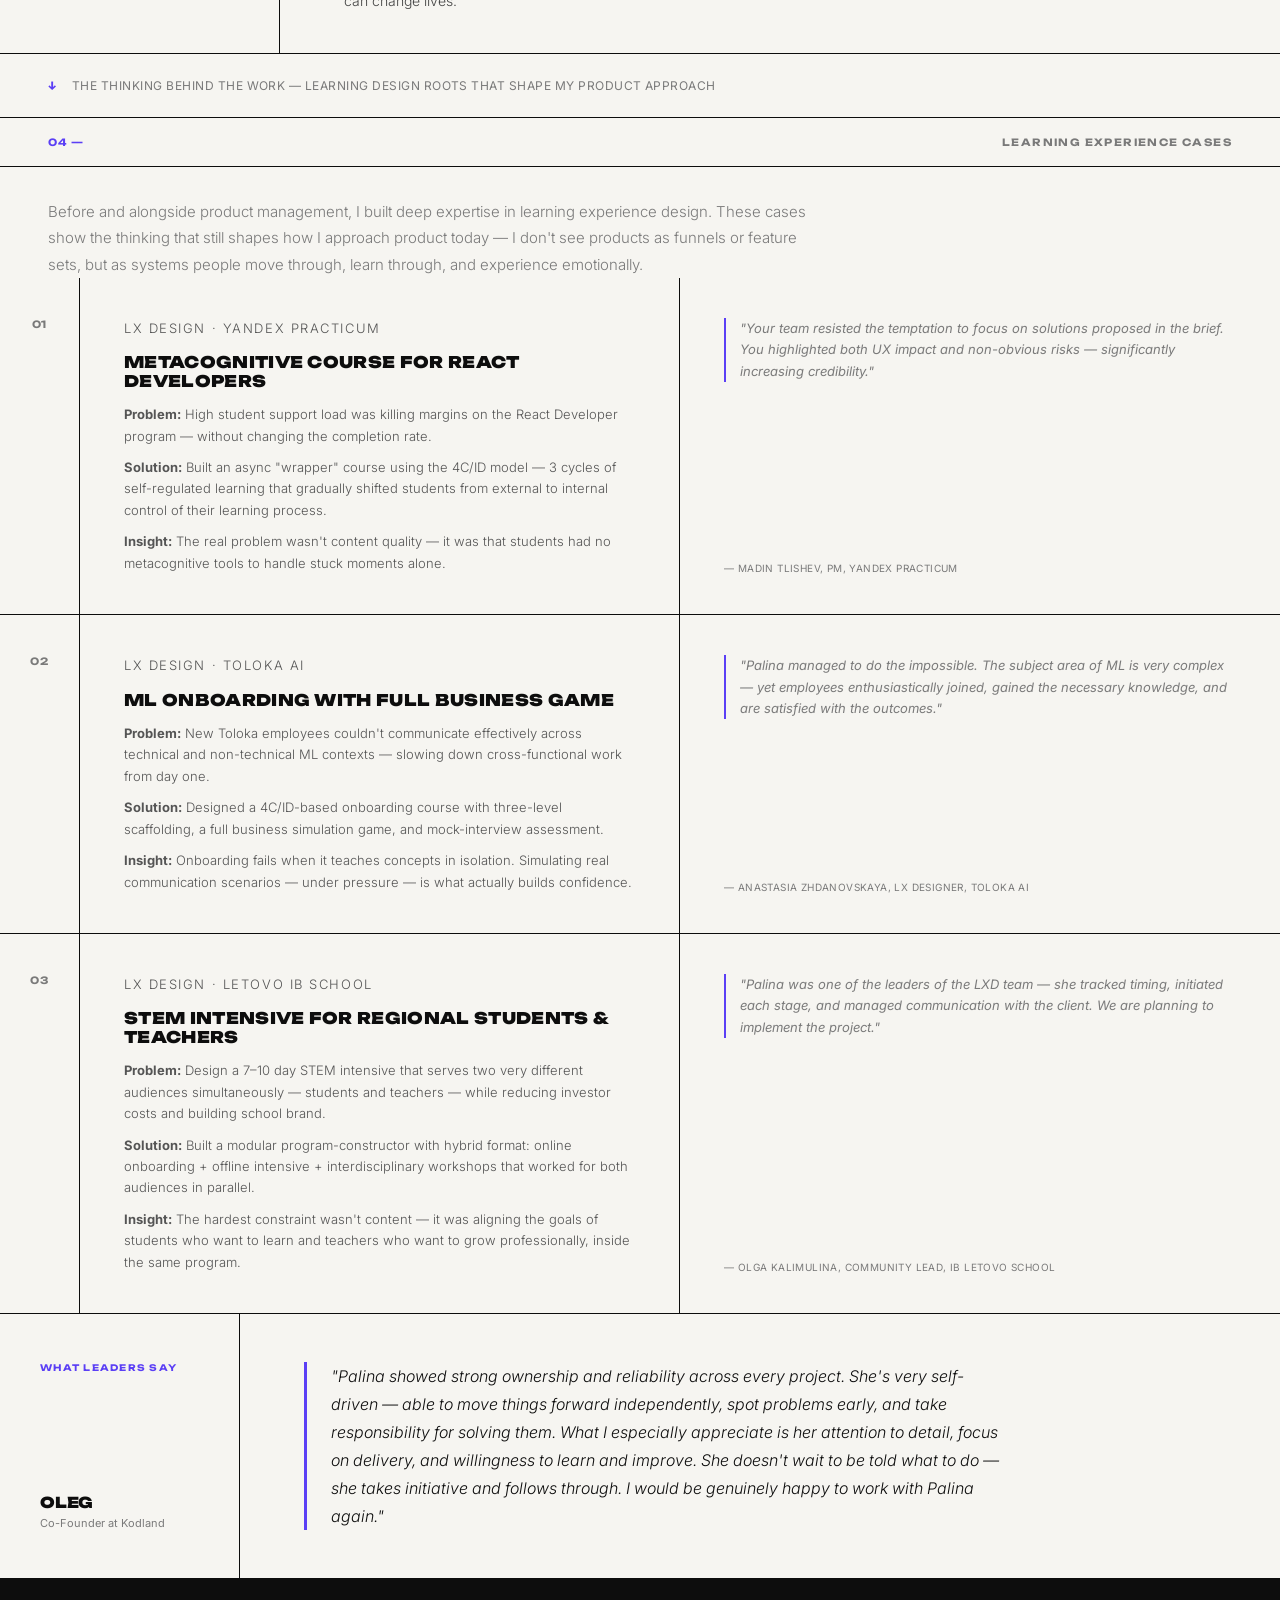
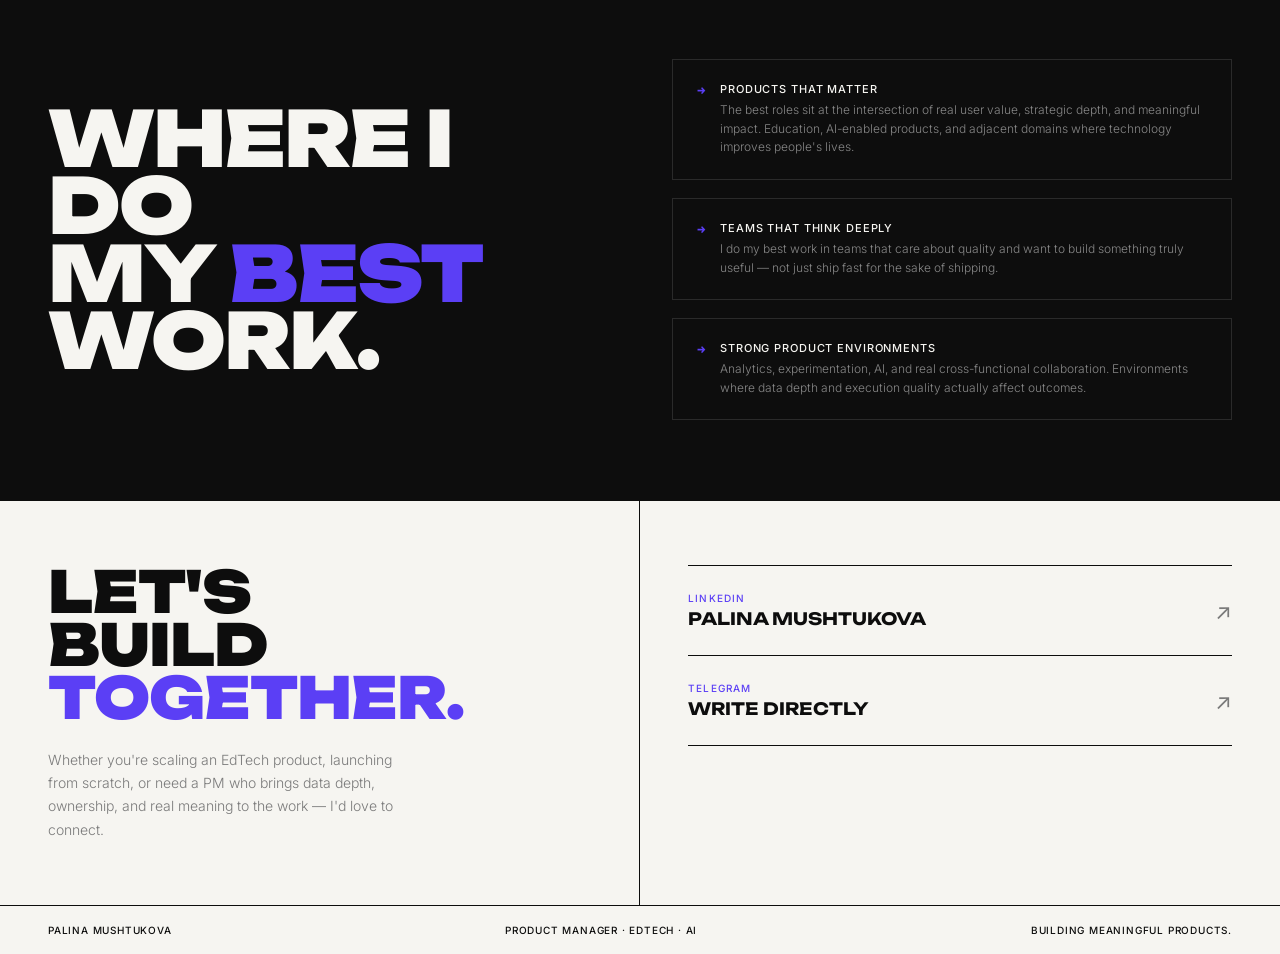
<file: palina-portfolio (6).html>
<!DOCTYPE html>
<html lang="en">
<head>
<meta charset="UTF-8">
<meta name="viewport" content="width=device-width, initial-scale=1.0">
<title>Palina Mushtukova · Product Manager · Meaningful Products</title>
<link rel="preconnect" href="https://fonts.googleapis.com">
<link rel="preconnect" href="https://fonts.gstatic.com" crossorigin>
<link href="https://fonts.googleapis.com/css2?family=Unbounded:wght@400;700;900&family=Inter:ital,wght@0,300;0,400;0,500;1,300&display=swap" rel="stylesheet">
<style>
*, *::before, *::after { box-sizing: border-box; margin: 0; padding: 0; }
html { scroll-behavior: smooth; }
:root {
  --ink: #0D0D0D;
  --white: #F6F5F1;
  --purple: #5B3FF5;
  --gray: #7A7A7A;
  --light: #E2E1DC;
  --sans: 'Unbounded', sans-serif;
  --body: 'Inter', system-ui, sans-serif;
}
body { font-family: var(--body); background: var(--white); color: var(--ink); overflow-x: hidden; }

/* ── NAV ── */
nav {
  position: fixed; top: 0; left: 0; right: 0; z-index: 100;
  display: flex; align-items: center; justify-content: space-between;
  height: 56px; padding: 0 48px;
  background: var(--white); border-bottom: 1px solid var(--ink);
}
.nav-name {
  font-family: var(--sans); font-size: 12px; font-weight: 700;
  letter-spacing: 0.04em; text-transform: uppercase;
  text-decoration: none; color: var(--ink);
}
.nav-links { display: flex; list-style: none; }
.nav-links li { border-left: 1px solid var(--ink); }
.nav-links a {
  display: block; padding: 0 22px; line-height: 55px;
  font-size: 10px; font-weight: 500; letter-spacing: 0.1em; text-transform: uppercase;
  text-decoration: none; color: var(--ink); transition: background .15s, color .15s;
}
.nav-links a:hover { background: var(--ink); color: var(--white); }
.nav-cta {
  border-left: 1px solid var(--ink);
  padding: 0 22px; line-height: 55px;
  font-family: var(--sans); font-size: 10px; font-weight: 700;
  letter-spacing: 0.08em; text-transform: uppercase;
  text-decoration: none; color: var(--purple); transition: background .15s, color .15s;
}
.nav-cta:hover { background: var(--purple); color: var(--white); }

/* ── HERO ── */
.hero {
  margin-top: 56px; border-bottom: 1px solid var(--ink);
  display: grid; grid-template-columns: 1fr 1fr;
  min-height: calc(100vh - 56px);
}
.hero-left {
  border-right: 1px solid var(--ink); padding: 40px 48px;
  display: flex; flex-direction: column; justify-content: space-between;
}
.hero-eyebrow {
  font-size: 10px; font-weight: 500; letter-spacing: 0.16em; text-transform: uppercase; color: var(--gray);
}
.hero-headline {
  font-family: var(--sans);
  font-size: clamp(36px, 4.6vw, 72px);
  font-weight: 900; line-height: 0.93; letter-spacing: -2px; text-transform: uppercase;
  flex: 1; display: flex; flex-direction: column; justify-content: center; gap: 2px;
}
.hero-headline .acc { color: var(--purple); }
.hero-bottom {
  display: flex; align-items: flex-end; justify-content: space-between;
}
.hero-bottom-line {
  font-size: 10px; color: var(--gray); letter-spacing: 0.12em; text-transform: uppercase;
}
.hero-bottom-meta { display: flex; flex-direction: column; gap: 5px; }
.hero-bottom-meta span {
  font-size: 10px; color: var(--gray); letter-spacing: 0.1em; text-transform: uppercase; display: block;
}
.hero-scroll {
  width: 48px; height: 48px; border: 1px solid var(--ink); border-radius: 50%;
  display: flex; align-items: center; justify-content: center;
  text-decoration: none; color: var(--ink); font-size: 18px; transition: background .15s, color .15s;
}
.hero-scroll:hover { background: var(--ink); color: var(--white); }
.hero-right { padding: 64px 48px; display: flex; flex-direction: column; }
.hero-intro {
  font-size: 19px; font-weight: 300; line-height: 1.7; color: var(--ink);
  padding-bottom: 40px; border-bottom: 1px solid var(--ink); margin-bottom: 40px;
}
.hero-intro strong { font-weight: 500; }
.mark {
  display: inline; background: var(--purple); color: #fff;
  padding: 1px 7px; font-weight: 500; font-style: normal;
}
.hero-stats {
  display: grid; grid-template-columns: 1fr 1fr; border: 1px solid var(--ink); margin-bottom: 0;
}
.stat-box { padding: 26px 22px; border-right: 1px solid var(--ink); }
.stat-box:nth-child(even) { border-right: none; }
.stat-box:nth-child(3), .stat-box:nth-child(4) { border-top: 1px solid var(--ink); }
.stat-num {
  font-family: var(--sans); font-size: 34px; font-weight: 900;
  letter-spacing: -1px; color: var(--purple); display: block; line-height: 1.1;
}
.stat-label { font-size: 11px; color: var(--gray); margin-top: 6px; line-height: 1.45; text-transform: uppercase; letter-spacing: 0.05em; }

/* ── SECTION HEADER ── */
.sh {
  border-bottom: 1px solid var(--ink); padding: 18px 48px;
  display: flex; align-items: center; justify-content: space-between;
}
.sh-num { font-family: var(--sans); font-size: 10px; font-weight: 700; color: var(--purple); letter-spacing: 0.1em; text-transform: uppercase; }
.sh-title { font-family: var(--sans); font-size: 10px; font-weight: 700; letter-spacing: 0.14em; text-transform: uppercase; color: var(--gray); }

/* ── ABOUT ── */
#about { border-bottom: 1px solid var(--ink); }
.about-grid { display: grid; grid-template-columns: 1fr 1fr; border-bottom: 1px solid var(--ink); }
.about-left { border-right: 1px solid var(--ink); padding: 64px 48px; }
.about-big {
  font-family: var(--sans); font-size: clamp(34px, 4.5vw, 60px); font-weight: 900;
  line-height: 0.93; letter-spacing: -1.5px; text-transform: uppercase; margin-bottom: 40px;
}
.about-big .acc { color: var(--purple); }
.about-desc { font-size: 15px; font-weight: 300; line-height: 1.78; color: #333; }
.about-desc p + p { margin-top: 14px; }
.about-desc strong { font-weight: 500; color: var(--ink); }
.about-right { padding: 64px 48px; display: flex; flex-direction: column; gap: 0; }
.principle-item { padding: 28px 0; border-bottom: 1px solid var(--light); }
.principle-item:first-child { padding-top: 0; }
.principle-item:last-child { border-bottom: none; }
.p-label { font-family: var(--sans); font-size: 9px; font-weight: 700; color: var(--purple); letter-spacing: 0.12em; text-transform: uppercase; margin-bottom: 8px; }
.principle-item h3 { font-family: var(--sans); font-size: 12px; font-weight: 700; text-transform: uppercase; letter-spacing: 0.04em; margin-bottom: 8px; }
.principle-item p { font-size: 13px; color: #555; line-height: 1.65; font-weight: 300; }

/* Marathon strip */
.marathon-strip {
  background: var(--ink); color: var(--white);
  padding: 40px 48px;
  display: flex; align-items: center; gap: 48px;
  border-top: 1px solid var(--ink);
}
.marathon-icon { font-family: var(--sans); font-size: 36px; font-weight: 900; color: var(--purple); flex-shrink: 0; }
.marathon-text h3 { font-family: var(--sans); font-size: 13px; font-weight: 700; text-transform: uppercase; letter-spacing: 0.06em; margin-bottom: 8px; }
.marathon-text p { font-size: 14px; font-weight: 300; line-height: 1.65; color: rgba(255,255,255,0.65); max-width: 640px; }

/* ── LEARNING STRIP ── */
.learning-strip {
  border-top: 1px solid var(--ink);
  display: grid; grid-template-columns: 280px 1fr;
}
.learning-left {
  border-right: 1px solid var(--ink); padding: 40px;
  display: flex; flex-direction: column; justify-content: center; gap: 10px;
}
.learning-label { font-size: 9px; font-weight: 500; letter-spacing: 0.14em; text-transform: uppercase; color: var(--purple); }
.learning-title { font-family: var(--sans); font-size: 20px; font-weight: 900; text-transform: uppercase; letter-spacing: -0.5px; line-height: 1.1; }
.learning-right {
  padding: 40px 64px;
  display: grid; grid-template-columns: repeat(4, 1fr); gap: 0;
}
.learning-item {
  display: flex; flex-direction: column; gap: 6px;
  padding-right: 24px; border-right: 1px solid var(--light);
  padding-left: 24px;
}
.learning-item:first-child { padding-left: 0; }
.learning-item:last-child { border-right: none; }
.learning-course { font-family: var(--sans); font-size: 11px; font-weight: 700; text-transform: uppercase; letter-spacing: 0.03em; line-height: 1.3; }
.learning-org { font-size: 12px; color: var(--gray); font-weight: 300; }

/* ── EDUCATION ROW ── */
.education-row {
  display: grid; grid-template-columns: repeat(4, 1fr);
  border-top: 1px solid var(--ink);
}
.edu-cell { padding: 32px 40px; border-right: 1px solid var(--ink); }
.edu-cell:last-child { border-right: none; }
.edu-label { font-size: 9px; font-weight: 500; letter-spacing: 0.14em; text-transform: uppercase; color: var(--purple); margin-bottom: 10px; }
.edu-cell h4 { font-family: var(--sans); font-size: 12px; font-weight: 700; text-transform: uppercase; letter-spacing: 0.02em; margin-bottom: 4px; }
.edu-cell p { font-size: 12px; color: var(--gray); line-height: 1.5; }

/* ── AWARD STRIP ── */
.award-strip {
  border-top: 1px solid var(--ink);
  display: grid; grid-template-columns: 280px 1fr;
}
.award-left {
  border-right: 1px solid var(--ink); padding: 40px 40px;
  display: flex; flex-direction: column; justify-content: center; gap: 10px;
}
.award-label { font-size: 9px; font-weight: 500; letter-spacing: 0.14em; text-transform: uppercase; color: var(--purple); }
.award-title { font-family: var(--sans); font-size: 16px; font-weight: 900; text-transform: uppercase; letter-spacing: -0.3px; line-height: 1.15; }
.award-right { padding: 40px 64px; display: flex; align-items: center; }
.award-right p { font-size: 14px; font-weight: 300; line-height: 1.75; color: #444; max-width: 640px; }

/* ── EXPERIENCE ── */
#experience { border-bottom: 1px solid var(--ink); }
.exp-row {
  display: grid; grid-template-columns: 240px 1fr 1fr;
  border-bottom: 1px solid var(--ink); align-items: stretch;
}
.exp-row:last-child { border-bottom: none; }
.exp-meta { border-right: 1px solid var(--ink); padding: 48px 40px; display: flex; flex-direction: column; gap: 10px; }
.exp-company { font-family: var(--sans); font-size: 18px; font-weight: 900; text-transform: uppercase; letter-spacing: -0.3px; }
.exp-company-link {
  font-family: var(--sans); font-size: 18px; font-weight: 900; text-transform: uppercase; letter-spacing: -0.3px;
  color: var(--ink); text-decoration: none; border-bottom: 2px solid var(--purple);
  transition: color .15s;
}
.exp-company-link:hover { color: var(--purple); }
.exp-role { font-size: 11px; font-weight: 500; color: var(--purple); letter-spacing: 0.06em; text-transform: uppercase; margin-top: 4px; }
.exp-period { font-size: 11px; color: var(--gray); letter-spacing: 0.04em; text-transform: uppercase; margin-top: 4px; }
.exp-main { border-right: 1px solid var(--ink); padding: 48px 48px; }
.exp-main p { font-size: 14px; font-weight: 300; line-height: 1.75; color: #333; }
.exp-main p + p { margin-top: 12px; }
.exp-main strong { font-weight: 500; color: var(--ink); }
.exp-outcomes { padding: 48px 48px; display: flex; flex-direction: column; gap: 12px; }
.exp-outcome-label { font-family: var(--sans); font-size: 9px; font-weight: 700; letter-spacing: 0.14em; text-transform: uppercase; color: var(--gray); margin-bottom: 8px; }
.outcome-item { display: flex; align-items: baseline; gap: 10px; }
.outcome-val { font-family: var(--sans); font-size: 22px; font-weight: 900; letter-spacing: -0.5px; color: var(--purple); flex-shrink: 0; line-height: 1; }
.outcome-desc { font-size: 11px; color: var(--gray); line-height: 1.4; text-transform: uppercase; letter-spacing: 0.04em; }

/* ── AI SECTION ── */
.ai-section {
  border-bottom: 1px solid var(--ink);
  display: grid; grid-template-columns: 1fr 1fr;
}
.ai-left {
  border-right: 1px solid var(--ink); padding: 64px 48px;
}
.ai-big {
  font-family: var(--sans); font-size: clamp(40px, 6vw, 76px); font-weight: 900;
  line-height: 0.9; letter-spacing: -2px; text-transform: uppercase; margin-bottom: 36px;
}
.ai-big .acc { color: var(--purple); }
.ai-desc { font-size: 15px; font-weight: 300; line-height: 1.75; color: #333; }
.ai-desc p + p { margin-top: 12px; }
.ai-right { padding: 64px 48px; display: flex; flex-direction: column; gap: 0; }
.ai-tool-row {
  padding: 28px 0; border-bottom: 1px solid var(--light);
  display: flex; gap: 20px; align-items: flex-start;
}
.ai-tool-row:last-child { border-bottom: none; }
.ai-tool-name { font-family: var(--sans); font-size: 16px; font-weight: 900; text-transform: uppercase; letter-spacing: -0.2px; width: 96px; flex-shrink: 0; color: var(--purple); }
.ai-tool-body h4 { font-family: var(--sans); font-size: 11px; font-weight: 700; text-transform: uppercase; letter-spacing: 0.06em; margin-bottom: 6px; }
.ai-tool-body p { font-size: 13px; font-weight: 300; color: #555; line-height: 1.6; }

/* ── SKILLS ── */
#skills { border-bottom: 1px solid var(--ink); }
.skills-body { display: grid; grid-template-columns: 1fr 1fr; }
.skills-left { border-right: 1px solid var(--ink); padding: 64px 48px; display: flex; align-items: center; }
.skills-big {
  font-family: var(--sans); font-size: clamp(44px, 6.5vw, 84px); font-weight: 900;
  line-height: 0.88; letter-spacing: -2px; text-transform: uppercase;
}
.skills-big .acc { color: var(--purple); display: block; }
.skills-right { }
.skill-row { display: grid; grid-template-columns: 64px 1fr; border-bottom: 1px solid var(--ink); align-items: stretch; }
.skill-row:last-child { border-bottom: none; }
.skill-idx {
  border-right: 1px solid var(--ink);
  display: flex; align-items: center; justify-content: center;
  font-family: var(--sans); font-size: 10px; font-weight: 700; color: var(--gray); letter-spacing: 0.06em;
}
.skill-content { padding: 20px 28px; }
.skill-name { font-family: var(--sans); font-size: 11px; font-weight: 700; text-transform: uppercase; letter-spacing: 0.06em; margin-bottom: 10px; }
.skill-tags { display: flex; flex-wrap: wrap; gap: 6px; }
.tag {
  font-size: 10px; font-weight: 500; letter-spacing: 0.05em; text-transform: uppercase;
  padding: 4px 9px; border: 1px solid var(--ink); color: var(--ink); transition: background .12s, color .12s; cursor: default;
}
.tag:hover { background: var(--ink); color: var(--white); }
.tag.p { border-color: var(--purple); color: var(--purple); }
.tag.p:hover { background: var(--purple); color: var(--white); }

/* ── CASES ── */
#cases { border-bottom: 1px solid var(--ink); }
.case-row { display: grid; grid-template-columns: 80px 1fr 1fr; border-bottom: 1px solid var(--ink); align-items: stretch; }
.case-row:last-child { border-bottom: none; }
.case-idx {
  border-right: 1px solid var(--ink);
  display: flex; align-items: flex-start; justify-content: center; padding: 40px 0 0;
  font-family: var(--sans); font-size: 10px; font-weight: 700; color: var(--gray); letter-spacing: 0.06em;
}
.case-left { border-right: 1px solid var(--ink); padding: 40px 44px; }
.case-cat { font-size: 10px; font-weight: 500; letter-spacing: 0.12em; text-transform: uppercase; color: var(--purple); margin-bottom: 14px; }
.case-left h3 { font-family: var(--sans); font-size: 16px; font-weight: 900; text-transform: uppercase; letter-spacing: 0.02em; line-height: 1.15; margin-bottom: 14px; }
.case-left p { font-size: 13px; color: #555; line-height: 1.65; font-weight: 300; }
.case-right { padding: 40px 44px; display: flex; flex-direction: column; justify-content: space-between; }
.case-metrics { display: flex; flex-direction: column; gap: 12px; }
.case-metric { display: flex; align-items: baseline; gap: 10px; }
.metric-val { font-family: var(--sans); font-size: 24px; font-weight: 900; letter-spacing: -0.5px; color: var(--purple); flex-shrink: 0; }
.metric-desc { font-size: 11px; color: var(--gray); line-height: 1.4; text-transform: uppercase; letter-spacing: 0.04em; }
.case-quote { font-size: 13px; font-style: italic; color: var(--gray); line-height: 1.65; padding-left: 14px; border-left: 2px solid var(--purple); }
.case-cite { font-size: 10px; color: var(--gray); margin-top: 10px; font-style: normal; letter-spacing: 0.04em; text-transform: uppercase; }

/* ── TESTIMONIAL ── */
.testimonial {
  border-bottom: 1px solid var(--ink);
  display: grid; grid-template-columns: 240px 1fr;
}
.testi-left {
  border-right: 1px solid var(--ink); padding: 48px 40px;
  display: flex; flex-direction: column; justify-content: space-between;
}
.testi-label { font-family: var(--sans); font-size: 9px; font-weight: 700; color: var(--purple); letter-spacing: 0.14em; text-transform: uppercase; margin-bottom: 24px; }
.testi-name { font-family: var(--sans); font-size: 15px; font-weight: 900; text-transform: uppercase; letter-spacing: -0.2px; }
.testi-role { font-size: 11px; color: var(--gray); margin-top: 4px; }
.testi-right { padding: 48px 64px; display: flex; align-items: center; }
.testi-quote {
  font-size: 16px; font-weight: 300; font-style: italic; line-height: 1.75; color: var(--ink);
  padding-left: 24px; border-left: 3px solid var(--purple);
  max-width: 700px;
}

/* ── NARRATIVE BRIDGES ── */
.cases-bridge {
  padding: 32px 48px 0;
  border-bottom: none;
}
.cases-bridge p {
  font-size: 15px; font-weight: 300; color: var(--gray);
  line-height: 1.75; max-width: 760px;
}
.section-bridge {
  padding: 24px 48px;
  border-bottom: 1px solid var(--ink);
  display: flex; align-items: center; gap: 16px;
}
.section-bridge::before {
  content: '↓';
  font-family: var(--sans); font-size: 11px; font-weight: 700;
  color: var(--purple); flex-shrink: 0;
}
.section-bridge p {
  font-size: 12px; font-weight: 400; color: var(--gray);
  letter-spacing: 0.04em; text-transform: uppercase;
}

/* ── CTA STRIP ── */
.cta-strip {
  border-bottom: 1px solid var(--ink);
  padding: 40px 48px;
  display: flex; align-items: center; justify-content: space-between;
  gap: 32px;
}
.cta-text { font-size: 18px; font-weight: 300; color: var(--ink); }
.cta-btn {
  font-family: var(--sans); font-size: 12px; font-weight: 700;
  letter-spacing: 0.08em; text-transform: uppercase;
  color: var(--white); background: var(--purple);
  padding: 14px 28px; text-decoration: none; flex-shrink: 0;
  transition: background .15s;
}
.cta-btn:hover { background: var(--ink); }

/* ── LOOKING ── */
.looking {
  border-bottom: 1px solid var(--ink); background: var(--ink); color: var(--white);
  padding: 80px 48px;
  display: grid; grid-template-columns: 1fr 1fr; gap: 64px; align-items: center;
}
.looking-headline {
  font-family: var(--sans); font-size: clamp(44px, 6vw, 80px); font-weight: 900;
  line-height: 0.88; letter-spacing: -2px; text-transform: uppercase;
}
.looking-headline .acc { color: var(--purple); }
.looking-items { display: flex; flex-direction: column; gap: 18px; }
.looking-item { padding: 22px 24px; border: 1px solid rgba(255,255,255,0.12); display: flex; gap: 14px; }
.li-arrow { font-family: var(--sans); font-size: 10px; font-weight: 700; color: var(--purple); text-transform: uppercase; flex-shrink: 0; margin-top: 2px; }
.li-body h4 { font-size: 11px; font-weight: 500; text-transform: uppercase; letter-spacing: 0.08em; margin-bottom: 5px; }
.li-body p { font-size: 12px; color: rgba(255,255,255,0.5); line-height: 1.55; font-weight: 300; }

/* ── CONTACT ── */
#contact { display: grid; grid-template-columns: 1fr 1fr; border-bottom: 1px solid var(--ink); min-height: 320px; }
.contact-left { border-right: 1px solid var(--ink); padding: 64px 48px; display: flex; flex-direction: column; justify-content: space-between; }
.contact-big { font-family: var(--sans); font-size: clamp(34px, 4.5vw, 58px); font-weight: 900; text-transform: uppercase; letter-spacing: -1px; line-height: 0.92; }
.contact-big .acc { color: var(--purple); }
.contact-sub { font-size: 14px; color: var(--gray); font-weight: 300; line-height: 1.65; margin-top: 24px; max-width: 360px; }
.contact-right { padding: 64px 48px; display: flex; flex-direction: column; }
.contact-link {
  display: flex; align-items: center; justify-content: space-between;
  padding: 26px 0; border-bottom: 1px solid var(--ink);
  text-decoration: none; color: var(--ink);
}
.contact-link:first-child { border-top: 1px solid var(--ink); }
.contact-link:hover .cl-arrow { transform: translate(4px,-4px); }
.cl-left { display: flex; flex-direction: column; gap: 4px; }
.cl-platform { font-size: 10px; font-weight: 500; letter-spacing: 0.12em; text-transform: uppercase; color: var(--purple); }
.cl-name { font-family: var(--sans); font-size: 17px; font-weight: 700; text-transform: uppercase; }
.cl-arrow { font-size: 22px; color: var(--gray); transition: transform .2s; }

/* ── FOOTER ── */
footer { display: flex; align-items: center; justify-content: space-between; padding: 18px 48px; font-size: 10px; color: var(--gray); letter-spacing: 0.08em; text-transform: uppercase; }
footer span { color: var(--ink); font-weight: 500; }

/* ── REVEAL ── */
.reveal { opacity: 0; transform: translateY(18px); transition: opacity .6s ease, transform .6s ease; }
.reveal.in { opacity: 1; transform: none; }
.d1 { transition-delay: .08s; }
.d2 { transition-delay: .16s; }
.d3 { transition-delay: .24s; }

/* ── RESPONSIVE ── */
@media (max-width: 960px) {
  nav { padding: 0 24px; }
  .nav-links, .nav-cta { display: none; }
  .hero, .about-grid, .ai-section, .skills-body, .looking, #contact { grid-template-columns: 1fr; }
  .hero-left, .about-left, .ai-left, .skills-left, .contact-left { border-right: none; border-bottom: 1px solid var(--ink); }
  .hero-left, .hero-right, .about-left, .about-right, .ai-left, .ai-right,
  .skills-left, .contact-left, .contact-right, .looking { padding: 40px 24px; }
  .sh { padding: 14px 24px; }
  .exp-row { grid-template-columns: 1fr; }
  .exp-meta { border-right: none; border-bottom: 1px solid var(--ink); padding: 32px 24px; }
  .exp-main { border-right: none; border-bottom: 1px solid var(--ink); padding: 32px 24px; }
  .exp-outcomes { padding: 32px 24px; }
  .case-row { grid-template-columns: 48px 1fr; }
  .case-left { border-right: none; border-bottom: 1px solid var(--ink); grid-column: 2; }
  .case-right { grid-column: 2; }
  .case-left, .case-right { padding: 28px 20px; }
  .testimonial { grid-template-columns: 1fr; }
  .testi-left { border-right: none; border-bottom: 1px solid var(--ink); }
  .testi-right { padding: 40px 24px; }
  .learning-strip { grid-template-columns: 1fr; }
  .learning-left { border-right: none; border-bottom: 1px solid var(--ink); padding: 32px 24px; }
  .learning-right { grid-template-columns: 1fr 1fr; padding: 32px 24px; gap: 24px; }
  .learning-item { padding: 0; border-right: none; border-bottom: 1px solid var(--light); padding-bottom: 16px; }
  .learning-item:last-child { border-bottom: none; padding-bottom: 0; }
  .education-row { grid-template-columns: 1fr 1fr; }
  .edu-cell { padding: 24px; }
  .award-strip { grid-template-columns: 1fr; }
  .award-left { border-right: none; border-bottom: 1px solid var(--ink); padding: 32px 24px; }
  .award-right { padding: 32px 24px; }
  .marathon-strip { flex-direction: column; gap: 20px; padding: 40px 24px; }
  footer { padding: 16px 24px; flex-direction: column; gap: 4px; text-align: center; }
}
</style>
</head>
<body>

<!-- NAV -->
<nav>
  <a href="#" class="nav-name">Palina Mushtukova</a>
  <ul class="nav-links">
    <li><a href="#about">About</a></li>
    <li><a href="#experience">Experience</a></li>
    <li><a href="#skills">Skills</a></li>
    <li><a href="#cases">Cases</a></li>
    <li><a href="#contact">Contact</a></li>
  </ul>
  <a href="#contact" class="nav-cta">Let's talk →</a>
</nav>

<!-- HERO -->
<section class="hero">
  <div class="hero-left">
    <p class="hero-eyebrow">Product Manager</p>
    <h1 class="hero-headline">
      <span>BUILDING</span>
      <span class="acc">MEANINGFUL</span>
      <span>PRODUCTS.</span>
    </h1>
    <div class="hero-bottom">
      <a href="#about" class="hero-scroll">↓</a>
    </div>
  </div>

  <div class="hero-right">
    <p class="hero-intro">
      Hi, I'm Palina Mushtukova — and I build products that make people's lives genuinely better. Most of my journey has been rooted in <em class="mark">education</em> — because I believe it is one of the most powerful ways to shape confidence, capability, and a person's future. I combine product thinking, strong ownership, <strong>data depth</strong>, and <strong>AI-enabled execution</strong> to build products that matter.
    </p>
    <div class="hero-stats">
      <div class="stat-box">
        <span class="stat-num">−50%</span>
        <p class="stat-label">Refunds reduced<br>at Kodland</p>
      </div>
      <div class="stat-box">
        <span class="stat-num">+59%</span>
        <p class="stat-label">YoY netLTV growth<br>Math · Kodland</p>
      </div>
      <div class="stat-box">
        <span class="stat-num">5.6%</span>
        <p class="stat-label">E2E conversion<br>0→1 MVP launch</p>
      </div>
      <div class="stat-box">
        <span class="stat-num">150+</span>
        <p class="stat-label">Students/year<br>SimpleChem</p>
      </div>
    </div>
  </div>
</section>

<!-- ABOUT -->
<section id="about">
  <div class="sh">
    <span class="sh-num">01 —</span>
    <span class="sh-title">About me</span>
  </div>

  <div class="about-grid">
    <div class="about-left">
      <h2 class="about-big reveal">I BUILD<br><span class="acc">PRODUCTS</span><br>THAT HELP<br>PEOPLE<br>GROW.</h2>
      <div class="about-desc reveal d1">
        <p>My strongest internal compass has always been meaning. I'm at my best when I work on something that helps people become stronger, smarter, more confident — or simply better supported in their daily lives.</p>
        <p>This is why most of my experience is rooted in <strong>education</strong>. To me, education is one of the most transformative tools in the world. It shapes how people think, what they believe about themselves, and what opportunities become possible for them.</p>
        <p>At the same time, I'm <strong>deeply analytical and technically curious</strong>. I genuinely love numbers. I love pressure-testing assumptions, finding broken logic, understanding systems, and getting to the real reason something works — or doesn't.</p>
        <p>I'm most drawn to products at the intersection of <strong>education, technology, AI, and meaningful human impact</strong>.</p>
      </div>
    </div>

    <div class="about-right">
      <div class="principle-item reveal">
        <p class="p-label">What defines me — 01</p>
        <h3>Meaning first</h3>
        <p>I care deeply about building products that actually matter. I want to work on things that improve people's lives — not just fill screens or chase short-term wins.</p>
      </div>
      <div class="principle-item reveal d1">
        <p class="p-label">What defines me — 02</p>
        <h3>Data depth</h3>
        <p>I'm a real analytics nerd. I love numbers, product logic, and business mechanics. I trust intuition, but I verify through data. I'm very comfortable operating close to the data.</p>
      </div>
      <div class="principle-item reveal d2">
        <p class="p-label">What defines me — 03</p>
        <h3>Long-term mindset</h3>
        <p>Great products are built through consistency, resilience, and smart long-term work. I know how to keep momentum through ambiguity, complexity, and plateaus.</p>
      </div>
      <div class="principle-item reveal d3">
        <p class="p-label">What defines me — 04</p>
        <h3>Technology as leverage</h3>
        <p>I love working in modern product environments where analytics, experimentation, AI, and strong cross-functional collaboration create real leverage and better outcomes.</p>
      </div>
    </div>
  </div>

  <div class="marathon-strip reveal">
    <div class="marathon-icon">✦</div>
    <div class="marathon-text">
      <h3>A private note about me — and it's very much me.</h3>
      <p>I'm a marathon runner. Not just literally, but in the way I work. I think long-term, hold the pace, and know how to keep building when things get hard, messy, or slow. I've learned that consistency compounds. That showing up when progress isn't visible is exactly when the most important work happens. When others get tired of the distance, I keep building.</p>
    </div>
  </div>
</section>

<!-- EXPERIENCE -->
<section id="experience">
  <div class="sh">
    <span class="sh-num">02 —</span>
    <span class="sh-title">Experience</span>
  </div>

  <!-- EWA -->
  <div class="exp-row reveal">
    <div class="exp-meta">
      <a href="https://appewa.com/" target="_blank" class="exp-company-link">EWA</a>
      <span class="exp-role">Product Manager</span>
      <span class="exp-period">2025 — Present</span>
    </div>
    <div class="exp-main">
      <p>At EWA, I own the product revenue stream end-to-end — across monetization strategy, product decisions, and a cross-functional team of iOS/Android engineers, QA, analyst, and designer.</p>
      <p>One of my first moves was a <strong>full analytical audit</strong> of the revenue area: I connected directly to ClickHouse via MCP and used Cursor to run deep exploratory analysis across the data. Within one week, I had a clear picture of where value was leaking, what the real growth levers were, and what the team had been missing. That audit became the foundation for the <strong>team's entire quarterly backlog</strong>.</p>
      <p>This is how I work: I don't wait for someone to hand me insights. I go get them — with the right tools, at the right depth, fast enough to actually matter.</p>
    </div>
    <div class="exp-outcomes">
      <p class="exp-outcome-label">How I work here</p>
      <div class="outcome-item">
        <span class="outcome-val">1W</span>
        <span class="outcome-desc">Full analytics audit → quarterly backlog</span>
      </div>
      <div class="outcome-item">
        <span class="outcome-val">MCP</span>
        <span class="outcome-desc">ClickHouse + Cursor for deep data work</span>
      </div>
      <div class="outcome-item">
        <span class="outcome-val">E2E</span>
        <span class="outcome-desc">Revenue ownership across full product cycle</span>
      </div>
      <div class="outcome-item">
        <span class="outcome-val">6</span>
        <span class="outcome-desc">People in cross-functional product team</span>
      </div>
    </div>
  </div>

  <!-- Kodland -->
  <div class="exp-row reveal">
    <div class="exp-meta">
      <a href="https://www.kodland.org/" target="_blank" class="exp-company-link">Kodland</a>
      <span class="exp-role">Product Owner · Faculty Lead, Math</span>
      <span class="exp-period">2023 — 2025</span>
    </div>
    <div class="exp-main">
      <p>Led the Math direction across product, learning experience, growth, and operations. A role that required both strategic thinking and a lot of systems work: improving the product itself, strengthening the learning experience, working on business metrics, and shaping a more scalable product across markets.</p>
      <p>A significant part of the work was <strong>launching and scaling products into new markets</strong> — LATAM, MENA, Asia, Europe, and CIS. Each market brought different learner behaviour, different acquisition dynamics, and different content requirements. I worked across all of them.</p>
      <p>Over time, Math became the <strong>quickest-growing product</strong> in the portfolio. Product and learning metrics improved year over year, refunds were reduced by 50%, and actual netLTV showed strong year-over-year growth.</p>
    </div>
    <div class="exp-outcomes">
      <p class="exp-outcome-label">Selected outcomes</p>
      <div class="outcome-item">
        <span class="outcome-val">5</span>
        <span class="outcome-desc">Markets launched · LATAM, MENA, Asia, Europe, CIS</span>
      </div>
      <div class="outcome-item">
        <span class="outcome-val">x1.8</span>
        <span class="outcome-desc">netLTV growth · Math</span>
      </div>
      <div class="outcome-item">
        <span class="outcome-val">−50%</span>
        <span class="outcome-desc">Refunds reduced</span>
      </div>
      <div class="outcome-item">
        <span class="outcome-val">№1</span>
        <span class="outcome-desc">Quickest-growing product in Kodland portfolio</span>
      </div>
    </div>
  </div>

  <!-- SimpleChem -->
  <div class="exp-row reveal">
    <div class="exp-meta">
      <span class="exp-company">Simple<br>Chem</span>
      <span class="exp-role">Founder</span>
      <span class="exp-period">2021 — 2024</span>
    </div>
    <div class="exp-main">
      <p>SimpleChem is the project I'm most personally proud of. I started it from a belief that chemistry — one of the most feared school subjects — could become something teenagers actually enjoy, if someone built the right product around it.</p>
      <p>I did everything solo: product vision, curriculum logic, UX, onboarding, monetisation, delivery operations, and tutor coordination. No team. No funding. No playbook. Just a clear idea of what the learner needed and the determination to build it right.</p>
      <p>It was profitable from day one. It grew to 150+ active students per year across 6+ learning formats. And it taught me something no job could: what it actually feels like to <strong>own every decision and live with every outcome</strong>.</p>
      <p>SimpleChem shaped how I think about product. It should be clear, honest, and built with genuine respect for the person using it.</p>
    </div>
    <div class="exp-outcomes">
      <p class="exp-outcome-label">Selected outcomes</p>
      <div class="outcome-item">
        <span class="outcome-val">Day 1</span>
        <span class="outcome-desc">Profitable from first cohort</span>
      </div>
      <div class="outcome-item">
        <span class="outcome-val">150+</span>
        <span class="outcome-desc">Active students annually</span>
      </div>
      <div class="outcome-item">
        <span class="outcome-val">6+</span>
        <span class="outcome-desc">Learning formats built solo</span>
      </div>
      <div class="outcome-item">
        <span class="outcome-val">0→1</span>
        <span class="outcome-desc">Full product cycle owned end-to-end</span>
      </div>
    </div>
  </div>
</section>

<div class="section-bridge reveal">
  <p>The way I work today — how I approach data, discovery, and delivery</p>
</div>

<!-- AI SECTION -->
<div class="ai-section">
  <div class="ai-left">
    <h2 class="ai-big reveal">AI AS<br><span class="acc">LEVER</span><br>AGE.</h2>
    <div class="ai-desc reveal d1">
      <p>AI is a real part of how I work — not a trend I'm catching up to. I use it daily across discovery, analytics, prototyping, and delivery.</p>
      <p>The real value isn't speed. It's depth: AI gives me space to go further into the problem, not just get to an answer faster. I move faster on execution so I can invest more in thinking.</p>
    </div>
  </div>
  <div class="ai-right">
    <div class="ai-tool-row reveal">
      <span class="ai-tool-name">CURSOR</span>
      <div class="ai-tool-body">
        <h4>Deep analytics & discovery</h4>
        <p>At EWA, I connected directly to ClickHouse via MCP and ran a full analytical audit of the revenue area in one week — mapping leaking value, identifying real growth levers, and building the team's entire quarterly backlog from the findings.</p>
      </div>
    </div>
    <div class="ai-tool-row reveal d1">
      <span class="ai-tool-name">CLAUDE</span>
      <div class="ai-tool-body">
        <h4>Prototyping & structured thinking</h4>
        <p>Solution exploration, rapid prototyping, structured problem framing — accelerating delivery without losing depth. This portfolio was also built with Claude.</p>
      </div>
    </div>
    <div class="ai-tool-row reveal d2">
      <span class="ai-tool-name">RESULT</span>
      <div class="ai-tool-body">
        <h4>More depth, not just more speed</h4>
        <p>I move faster on the analytical and delivery side so I can invest more in the strategic and qualitative side. That's the actual leverage.</p>
      </div>
    </div>
  </div>
</div>

<!-- SKILLS -->
<section id="skills">
  <div class="sh">
    <span class="sh-num">03 —</span>
    <span class="sh-title">Knowledge & Tools</span>
  </div>
  <div class="skills-body">
    <div class="skills-left">
      <div class="skills-big reveal">
        KNOW<span class="acc">LEDGE</span>&amp;<br>TOOLS.
      </div>
    </div>
    <div class="skills-right">
      <div class="skill-row">
        <div class="skill-idx">01</div>
        <div class="skill-content">
          <p class="skill-name">Product</p>
          <div class="skill-tags">
            <span class="tag p">Product Strategy</span>
            <span class="tag p">Discovery (Qual & Quant)</span>
            <span class="tag p">International Scaling</span>
            <span class="tag p">Monetization & Unit Economics</span>
          </div>
        </div>
      </div>
      <div class="skill-row">
        <div class="skill-idx">02</div>
        <div class="skill-content">
          <p class="skill-name">Analytics</p>
          <div class="skill-tags">
            <span class="tag p">A/B Testing & Cohort Analysis</span>
            <span class="tag p">Metrics Tree Design</span>
            <span class="tag p">SQL & ClickHouse</span>
            <span class="tag p">Dashboard & Analytics Process</span>
          </div>
        </div>
      </div>
      <div class="skill-row">
        <div class="skill-idx">03</div>
        <div class="skill-content">
          <p class="skill-name">AI-enabled PM work</p>
          <div class="skill-tags">
            <span class="tag p">Cursor + MCP (ClickHouse)</span>
            <span class="tag p">Claude for Prototyping</span>
            <span class="tag p">AI-assisted Discovery</span>
            <span class="tag p">Time-to-Insight Acceleration</span>
          </div>
        </div>
      </div>
    </div>
  </div>

  <!-- LEARNING BLOCK -->
  <div class="learning-strip reveal">
    <div class="learning-left">
      <p class="learning-label">Continuous learning</p>
      <h3 class="learning-title">I never<br>stop learning.</h3>
    </div>
    <div class="learning-right">
      <div class="learning-item">
        <span class="learning-course">Learning Experience Design</span>
        <span class="learning-org">Universal University</span>
      </div>
      <div class="learning-item">
        <span class="learning-course">Gamification</span>
        <span class="learning-org">CG Education</span>
      </div>
      <div class="learning-item">
        <span class="learning-course">Product Management</span>
        <span class="learning-org">Wanna Be Like</span>
      </div>
      <div class="learning-item">
        <span class="learning-course">Data-driven Decision Making</span>
        <span class="learning-org">Go Practice Simulator</span>
      </div>
    </div>
  </div>

  <!-- AWARD -->
  <div class="award-strip reveal">
    <div class="award-left">
      <p class="award-label">Recognition</p>
      <h3 class="award-title">Belarus Future<br>Leadership Award</h3>
    </div>
    <div class="award-right">
      <p>This award means a lot to me because it reflects something that has always been important in the way I work: initiative, drive, and the ability to move things forward with ownership. It also reflects a part of me that goes beyond product — a genuine belief that education and access to opportunity can change lives.</p>
    </div>
  </div>
</section>

<div class="section-bridge reveal">
  <p>The thinking behind the work — learning design roots that shape my product approach</p>
</div>

<!-- CASES -->
<section id="cases">
  <div class="sh">
    <span class="sh-num">04 —</span>
    <span class="sh-title">Learning Experience Cases</span>
  </div>

  <div class="cases-bridge reveal">
    <p>Before and alongside product management, I built deep expertise in learning experience design. These cases show the thinking that still shapes how I approach product today — I don't see products as funnels or feature sets, but as systems people move through, learn through, and experience emotionally.</p>
  </div>

  <div class="case-row reveal">
    <div class="case-idx">01</div>
    <div class="case-left">
      <p class="case-cat">LX Design · Yandex Practicum</p>
      <h3>Metacognitive Course for React Developers</h3>
      <p><strong>Problem:</strong> High student support load was killing margins on the React Developer program — without changing the completion rate.</p>
      <p style="margin-top:10px"><strong>Solution:</strong> Built an async "wrapper" course using the 4C/ID model — 3 cycles of self-regulated learning that gradually shifted students from external to internal control of their learning process.</p>
      <p style="margin-top:10px"><strong>Insight:</strong> The real problem wasn't content quality — it was that students had no metacognitive tools to handle stuck moments alone.</p>
    </div>
    <div class="case-right">
      <p class="case-quote">"Your team resisted the temptation to focus on solutions proposed in the brief. You highlighted both UX impact and non-obvious risks — significantly increasing credibility."</p>
      <p class="case-cite">— Madin Tlishev, PM, Yandex Practicum</p>
    </div>
  </div>

  <div class="case-row reveal">
    <div class="case-idx">02</div>
    <div class="case-left">
      <p class="case-cat">LX Design · Toloka AI</p>
      <h3>ML Onboarding with Full Business Game</h3>
      <p><strong>Problem:</strong> New Toloka employees couldn't communicate effectively across technical and non-technical ML contexts — slowing down cross-functional work from day one.</p>
      <p style="margin-top:10px"><strong>Solution:</strong> Designed a 4C/ID-based onboarding course with three-level scaffolding, a full business simulation game, and mock-interview assessment.</p>
      <p style="margin-top:10px"><strong>Insight:</strong> Onboarding fails when it teaches concepts in isolation. Simulating real communication scenarios — under pressure — is what actually builds confidence.</p>
    </div>
    <div class="case-right">
      <p class="case-quote">"Palina managed to do the impossible. The subject area of ML is very complex — yet employees enthusiastically joined, gained the necessary knowledge, and are satisfied with the outcomes."</p>
      <p class="case-cite">— Anastasia Zhdanovskaya, LX Designer, Toloka AI</p>
    </div>
  </div>

  <div class="case-row reveal">
    <div class="case-idx">03</div>
    <div class="case-left">
      <p class="case-cat">LX Design · Letovo IB School</p>
      <h3>STEM Intensive for Regional Students & Teachers</h3>
      <p><strong>Problem:</strong> Design a 7–10 day STEM intensive that serves two very different audiences simultaneously — students and teachers — while reducing investor costs and building school brand.</p>
      <p style="margin-top:10px"><strong>Solution:</strong> Built a modular program-constructor with hybrid format: online onboarding + offline intensive + interdisciplinary workshops that worked for both audiences in parallel.</p>
      <p style="margin-top:10px"><strong>Insight:</strong> The hardest constraint wasn't content — it was aligning the goals of students who want to learn and teachers who want to grow professionally, inside the same program.</p>
    </div>
    <div class="case-right">
      <p class="case-quote">"Palina was one of the leaders of the LXD team — she tracked timing, initiated each stage, and managed communication with the client. We are planning to implement the project."</p>
      <p class="case-cite">— Olga Kalimulina, Community Lead, IB Letovo School</p>
    </div>
  </div>
</section>

<!-- TESTIMONIAL -->
<div class="testimonial reveal">
  <div class="testi-left">
    <p class="testi-label">What leaders say</p>
    <div>
      <p class="testi-name">Oleg</p>
      <p class="testi-role">Co-Founder at Kodland</p>
    </div>
  </div>
  <div class="testi-right">
    <blockquote class="testi-quote">
      "Palina showed strong ownership and reliability across every project. She's very self-driven — able to move things forward independently, spot problems early, and take responsibility for solving them. What I especially appreciate is her attention to detail, focus on delivery, and willingness to learn and improve. She doesn't wait to be told what to do — she takes initiative and follows through. I would be genuinely happy to work with Palina again."
    </blockquote>
  </div>
</div>

<!-- WHERE I DO MY BEST WORK -->
<div class="looking reveal">
  <h2 class="looking-headline">WHERE I DO<br>MY <span class="acc">BEST</span><br>WORK.</h2>
  <div class="looking-items">
    <div class="looking-item">
      <span class="li-arrow">→</span>
      <div class="li-body">
        <h4>Products that matter</h4>
        <p>The best roles sit at the intersection of real user value, strategic depth, and meaningful impact. Education, AI-enabled products, and adjacent domains where technology improves people's lives.</p>
      </div>
    </div>
    <div class="looking-item">
      <span class="li-arrow">→</span>
      <div class="li-body">
        <h4>Teams that think deeply</h4>
        <p>I do my best work in teams that care about quality and want to build something truly useful — not just ship fast for the sake of shipping.</p>
      </div>
    </div>
    <div class="looking-item">
      <span class="li-arrow">→</span>
      <div class="li-body">
        <h4>Strong product environments</h4>
        <p>Analytics, experimentation, AI, and real cross-functional collaboration. Environments where data depth and execution quality actually affect outcomes.</p>
      </div>
    </div>
  </div>
</div>

<!-- CONTACT -->
<section id="contact">
  <div class="contact-left">
    <div>
      <h2 class="contact-big reveal">LET'S<br>BUILD<br><span class="acc">TOGETHER.</span></h2>
      <p class="contact-sub">Whether you're scaling an EdTech product, launching from scratch, or need a PM who brings data depth, ownership, and real meaning to the work — I'd love to connect.</p>
    </div>
  </div>
  <div class="contact-right">
    <a href="https://www.linkedin.com/in/palina-mushtukova/" class="contact-link" target="_blank">
      <div class="cl-left">
        <span class="cl-platform">LinkedIn</span>
        <span class="cl-name">Palina Mushtukova</span>
      </div>
      <span class="cl-arrow">↗</span>
    </a>
    <a href="https://t.me/palina_mushtukova" class="contact-link" target="_blank">
      <div class="cl-left">
        <span class="cl-platform">Telegram</span>
        <span class="cl-name">Write directly</span>
      </div>
      <span class="cl-arrow">↗</span>
    </a>
  </div>
</section>

<footer>
  <span>Palina Mushtukova</span>
  <span>Product Manager · EdTech · AI</span>
  <span>Building meaningful products.</span>
</footer>

<script>
  const io = new IntersectionObserver(entries => {
    entries.forEach(e => { if (e.isIntersecting) e.target.classList.add('in'); });
  }, { threshold: 0.08 });
  document.querySelectorAll('.reveal').forEach(el => io.observe(el));
</script>
</body>
</html>
</file>
